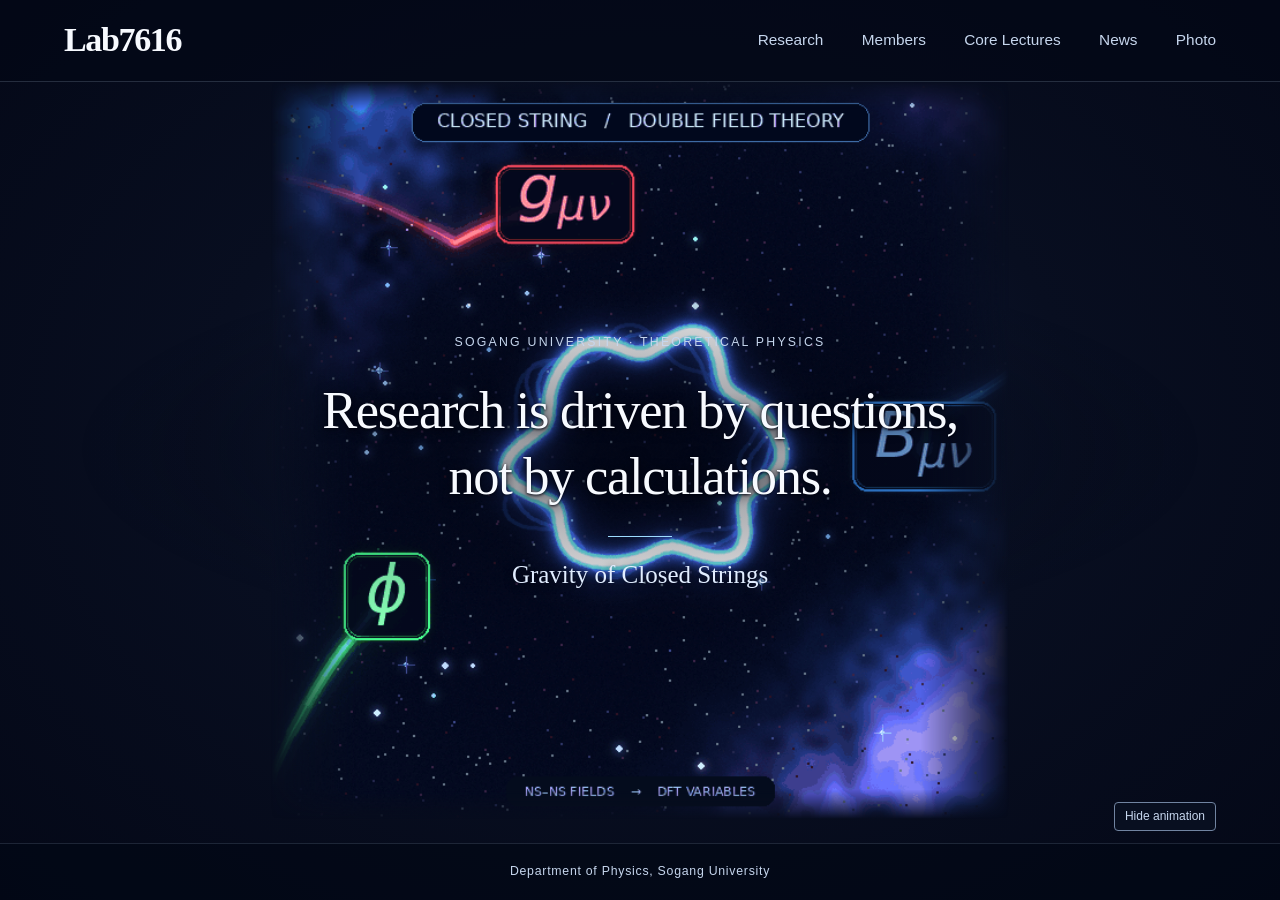
<file: index.html>
<!doctype html>
<html lang="en">
<head>
  <meta charset="utf-8">
  <meta name="viewport" content="width=device-width, initial-scale=1">
  <meta name="description" content="Lab7616 — Theoretical Physics, Sogang University.">
  <title>Lab7616 | Theoretical Physics</title>
  <link rel="stylesheet" href="css/style.css">
  <script src="js/script.js" defer></script>
</head>
<body class="home-page">
  <a href="#main" class="skip-link">Skip to content</a>
  <header class="site-header">
    <a class="brand" href="index.html" aria-label="Lab7616 home" aria-current="page">Lab7616</a>
    <nav aria-label="Main navigation">
        <a href="research.html">Research</a>
        <a href="members.html">Members</a>
        <a href="core-lectures.html">Core Lectures</a>
        <a href="news.html">News</a>
        <a href="photo.html">Photo</a>
    </nav>
  </header>
  <main id="main" class="hero">
    <div class="hero-copy">
      <p class="eyebrow">Sogang University · Theoretical Physics</p>
      <h1>Research is driven by questions,<br class="desktop-break"> not by calculations.</h1>
      <p class="subtitle">Gravity of Closed Strings</p>
    </div>
    <button type="button" class="animation-toggle" hidden>Hide animation</button>
  </main>
  <footer class="site-footer">Department of Physics, Sogang University</footer>
</body>
</html>
</file>
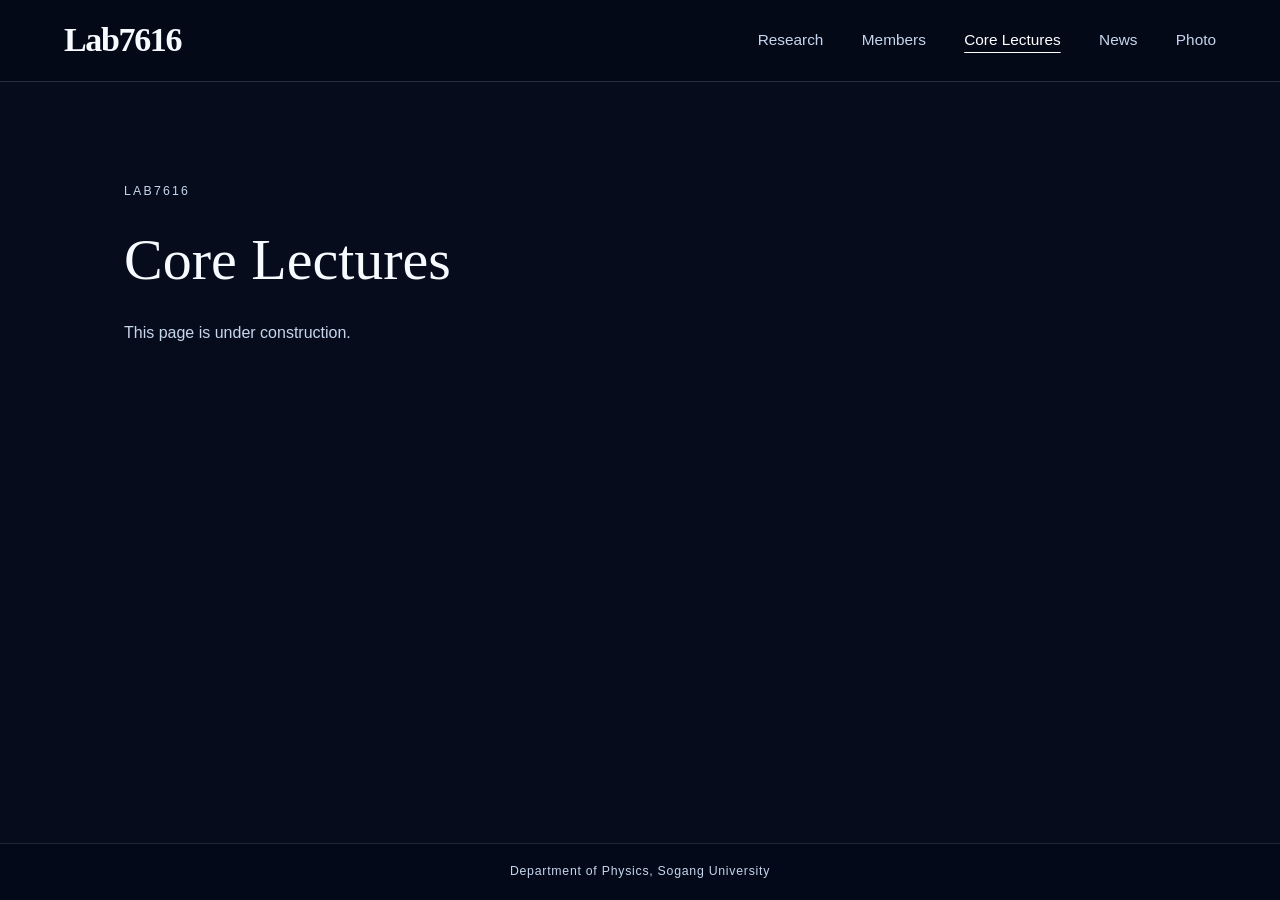
<file: core-lectures.html>
<!doctype html>
<html lang="en">
<head>
  <meta charset="utf-8">
  <meta name="viewport" content="width=device-width, initial-scale=1">
  <meta name="description" content="Lab7616 — Theoretical Physics, Sogang University.">
  <title>Core Lectures | Lab7616</title>
  <link rel="stylesheet" href="css/style.css">
  
</head>
<body class="inner-page">
  <a href="#main" class="skip-link">Skip to content</a>
  <header class="site-header">
    <a class="brand" href="index.html" aria-label="Lab7616 home">Lab7616</a>
    <nav aria-label="Main navigation">
        <a href="research.html">Research</a>
        <a href="members.html">Members</a>
        <a href="core-lectures.html" aria-current="page">Core Lectures</a>
        <a href="news.html">News</a>
        <a href="photo.html">Photo</a>
    </nav>
  </header>
  <main id="main" class="content">
    <p class="eyebrow">Lab7616</p>
    <h1>Core Lectures</h1>
    <p class="placeholder">This page is under construction.</p>
  </main>
  <footer class="site-footer">Department of Physics, Sogang University</footer>
</body>
</html>
</file>
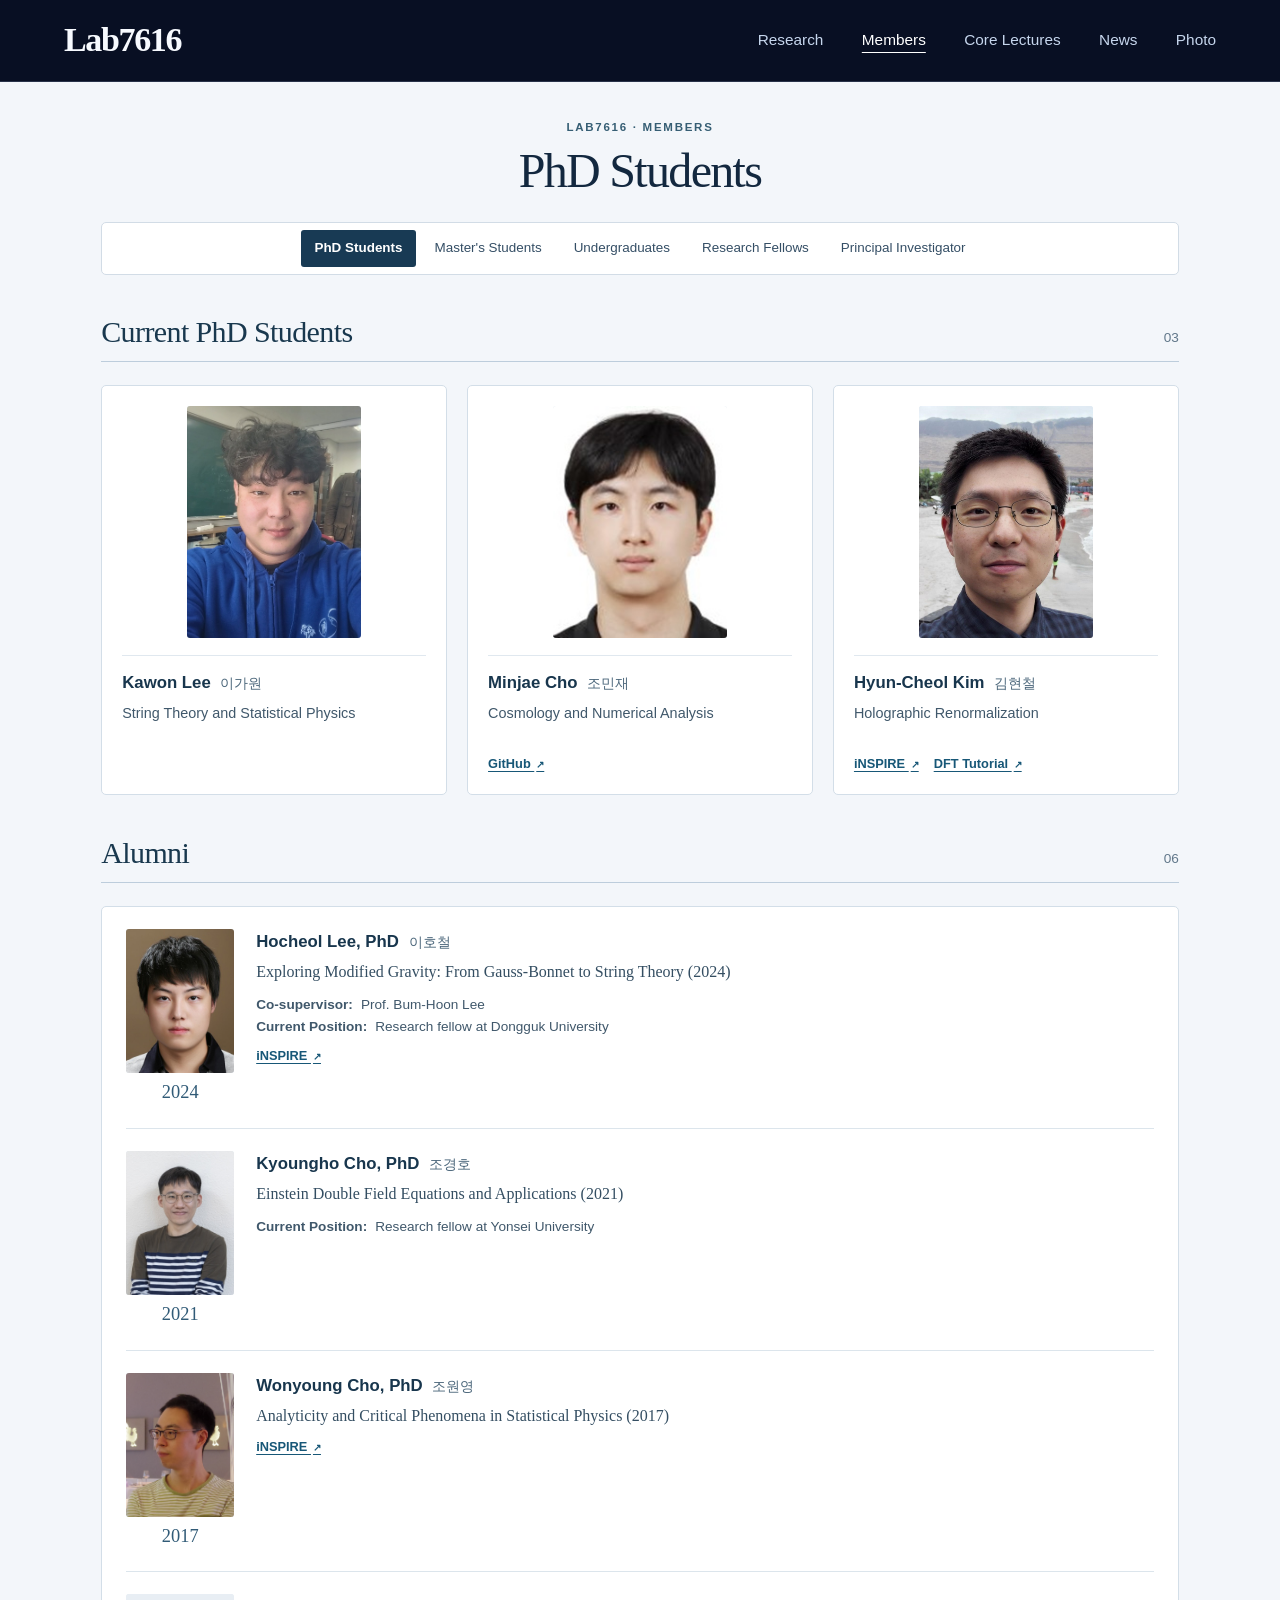
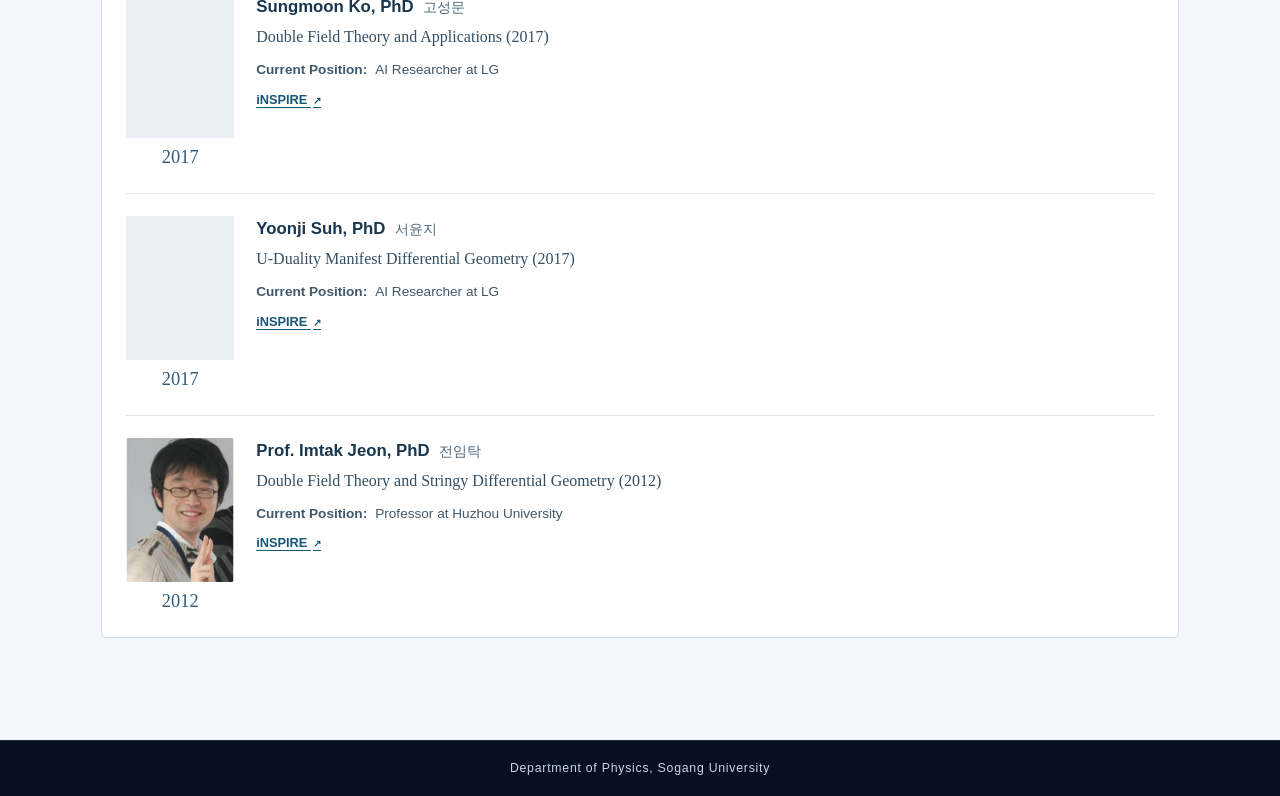
<file: members.html>
<!doctype html><html lang="en"><head><meta charset="utf-8"><meta name="viewport" content="width=device-width,initial-scale=1"><meta http-equiv="refresh" content="0; url=members/phd.html"><title>Members | Lab7616</title><link rel="canonical" href="https://lab7616.github.io/members/phd.html"></head><body><p><a href="members/phd.html">Continue to PhD Students</a></p></body></html>
</file>
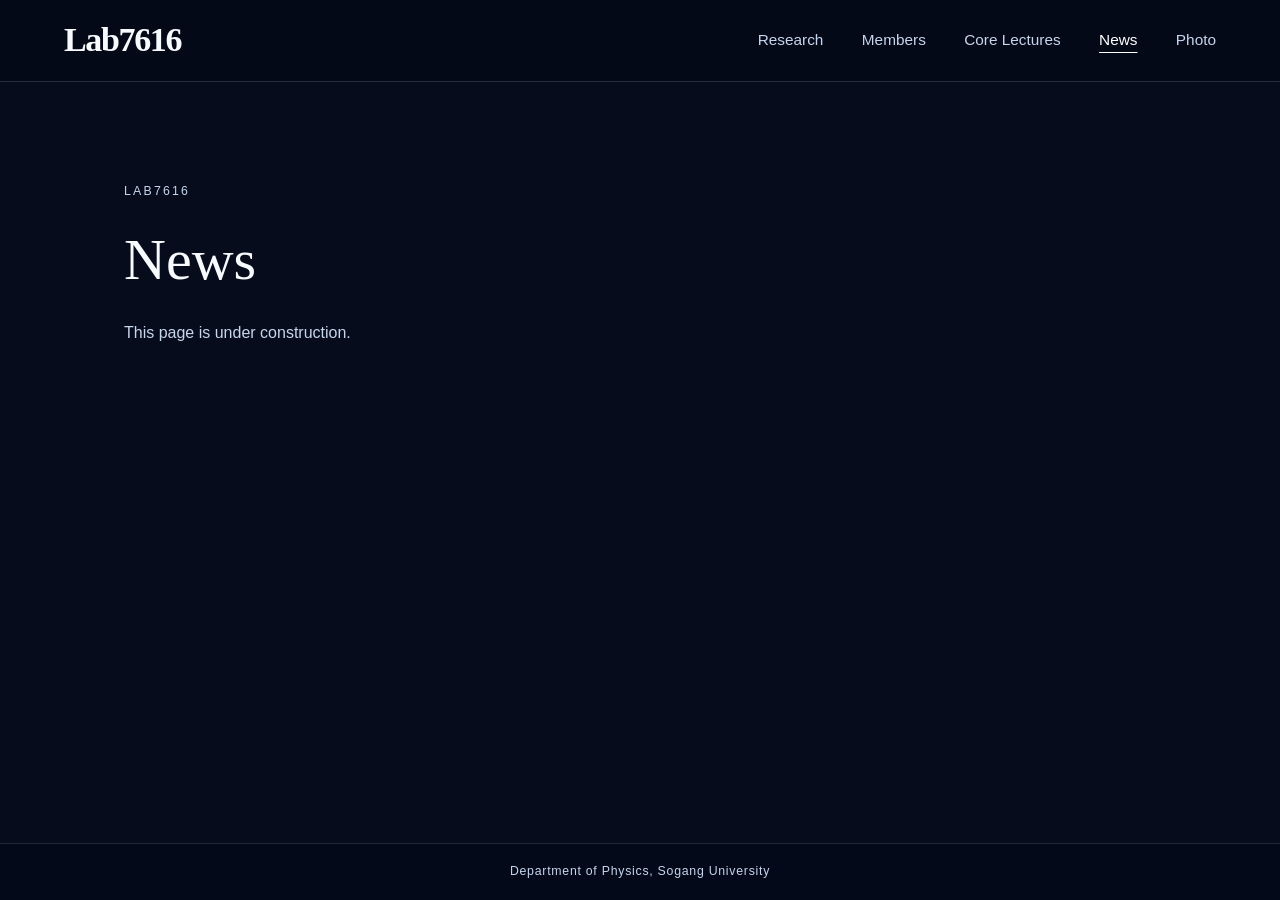
<file: news.html>
<!doctype html>
<html lang="en">
<head>
  <meta charset="utf-8">
  <meta name="viewport" content="width=device-width, initial-scale=1">
  <meta name="description" content="Lab7616 — Theoretical Physics, Sogang University.">
  <title>News | Lab7616</title>
  <link rel="stylesheet" href="css/style.css">
  
</head>
<body class="inner-page">
  <a href="#main" class="skip-link">Skip to content</a>
  <header class="site-header">
    <a class="brand" href="index.html" aria-label="Lab7616 home">Lab7616</a>
    <nav aria-label="Main navigation">
        <a href="research.html">Research</a>
        <a href="members.html">Members</a>
        <a href="core-lectures.html">Core Lectures</a>
        <a href="news.html" aria-current="page">News</a>
        <a href="photo.html">Photo</a>
    </nav>
  </header>
  <main id="main" class="content">
    <p class="eyebrow">Lab7616</p>
    <h1>News</h1>
    <p class="placeholder">This page is under construction.</p>
  </main>
  <footer class="site-footer">Department of Physics, Sogang University</footer>
</body>
</html>
</file>
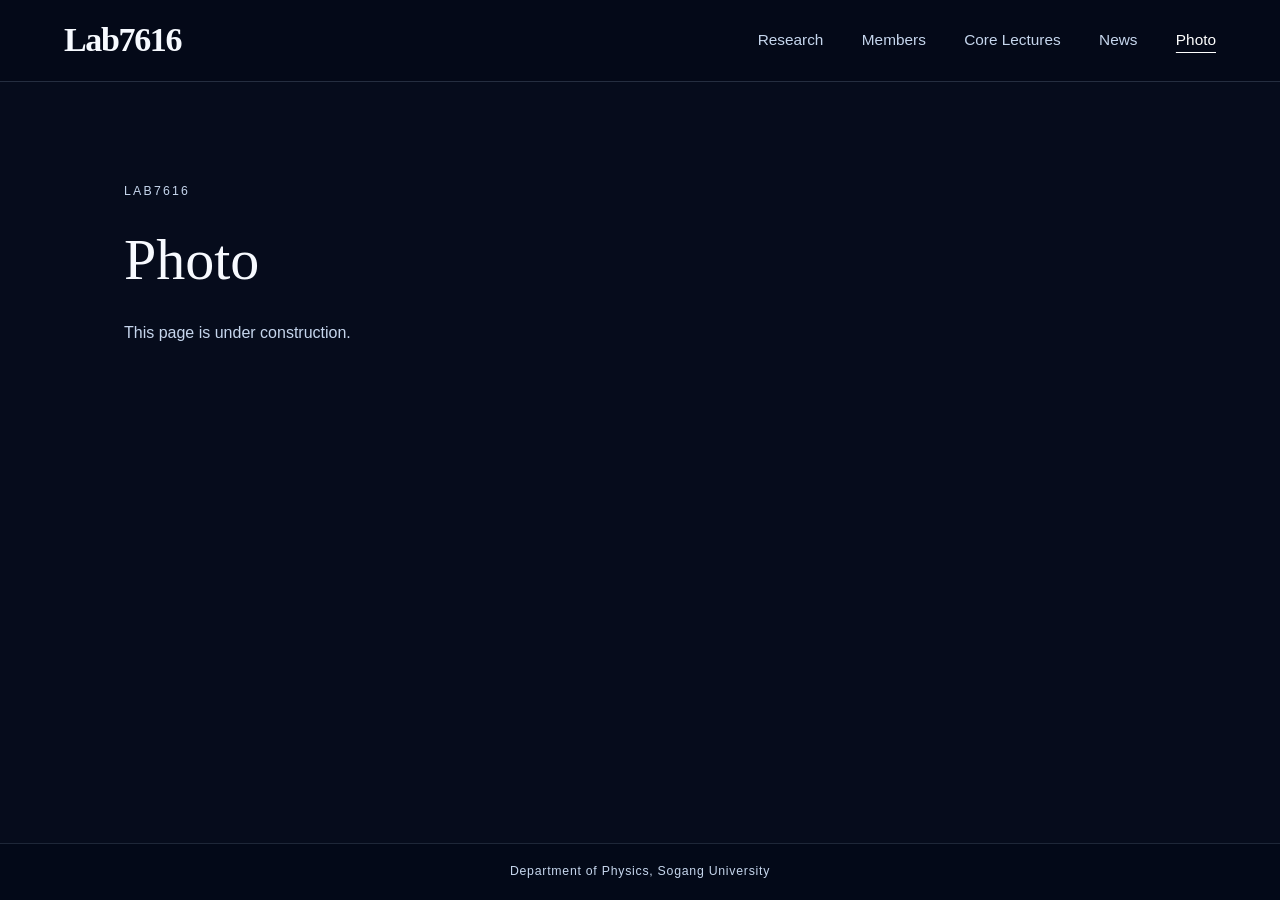
<file: photo.html>
<!doctype html>
<html lang="en">
<head>
  <meta charset="utf-8">
  <meta name="viewport" content="width=device-width, initial-scale=1">
  <meta name="description" content="Lab7616 — Theoretical Physics, Sogang University.">
  <title>Photo | Lab7616</title>
  <link rel="stylesheet" href="css/style.css">
  
</head>
<body class="inner-page">
  <a href="#main" class="skip-link">Skip to content</a>
  <header class="site-header">
    <a class="brand" href="index.html" aria-label="Lab7616 home">Lab7616</a>
    <nav aria-label="Main navigation">
        <a href="research.html">Research</a>
        <a href="members.html">Members</a>
        <a href="core-lectures.html">Core Lectures</a>
        <a href="news.html">News</a>
        <a href="photo.html" aria-current="page">Photo</a>
    </nav>
  </header>
  <main id="main" class="content">
    <p class="eyebrow">Lab7616</p>
    <h1>Photo</h1>
    <p class="placeholder">This page is under construction.</p>
  </main>
  <footer class="site-footer">Department of Physics, Sogang University</footer>
</body>
</html>
</file>
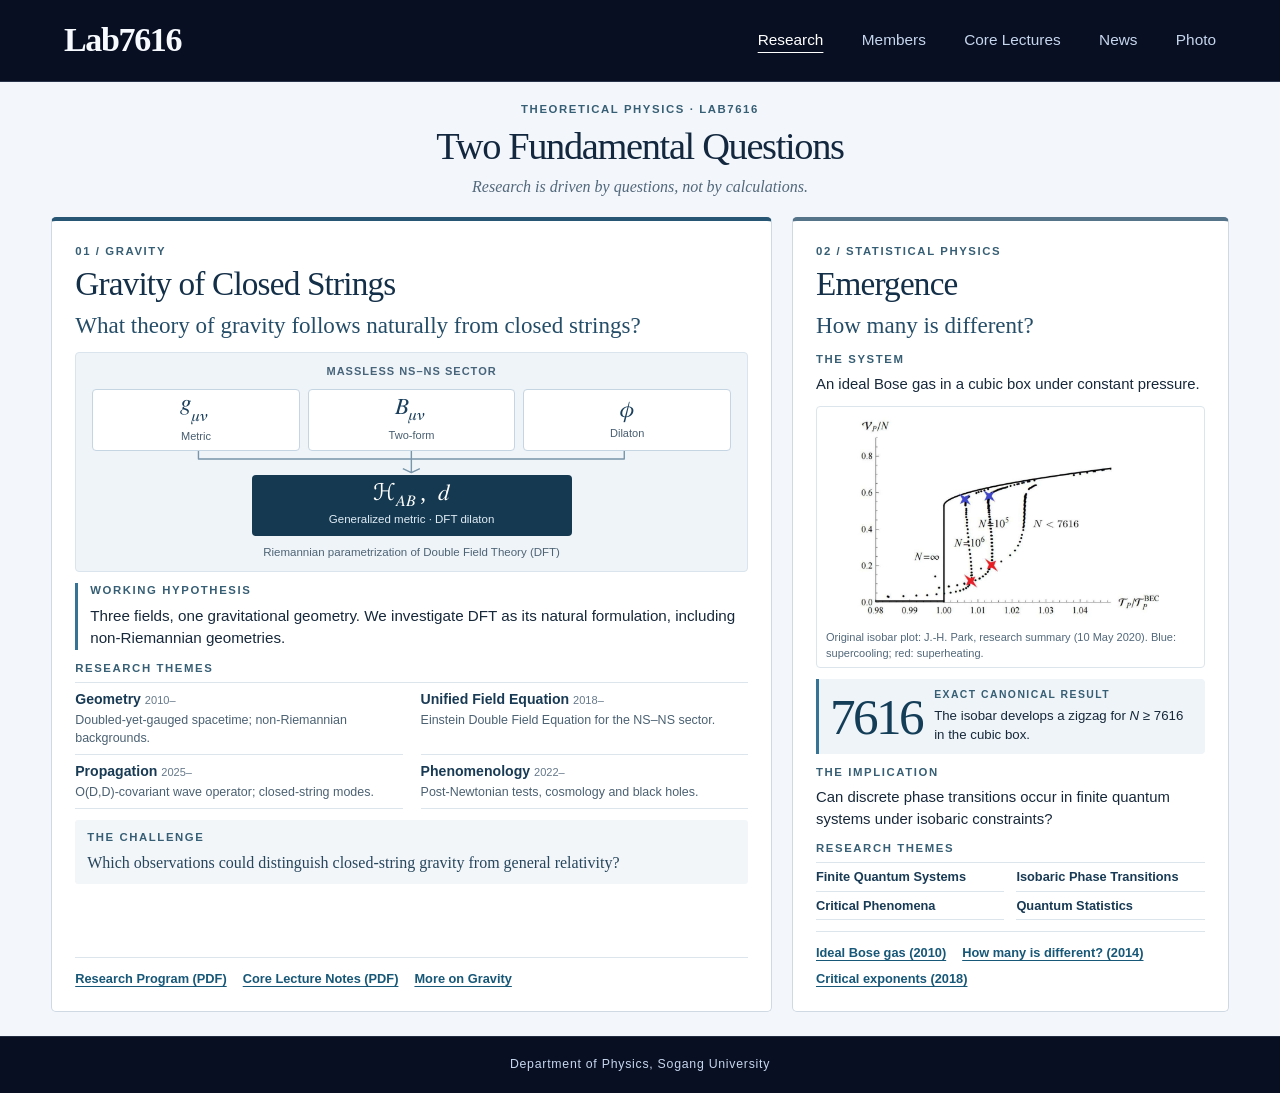
<file: research.html>
<!doctype html>
<html lang="en">
<head>
<meta charset="utf-8">
<meta name="viewport" content="width=device-width, initial-scale=1">
<meta name="description" content="Two fundamental questions at Lab7616, Sogang University: gravity of closed strings and emergence in finite quantum systems.">
<title>Research | Lab7616</title>
<link rel="stylesheet" href="css/style.css">
<style>
/* Research v2.0 only. Shared site CSS and Home remain unchanged. */
.research-page{background:#f3f6fa;color:#17283a;color-scheme:light}
.research-page .site-header,.research-page .site-footer{background:#080f23;color:#f7faff;color-scheme:dark}
.research-page .site-footer{color:#c6d6ed}
.research-page .skip-link{color:#fff}
.research-page a:focus-visible{outline:2px solid #14678c;outline-offset:4px}
.research-page .site-header a:focus-visible{outline-color:#9ddcff}
.research-main{flex:1;width:min(100%,1380px);margin:auto;padding:20px clamp(20px,4vw,56px) 24px}
.poster-intro{text-align:center;margin:0 0 18px}
.research-page .overline,.research-page .label{font-size:.71rem;font-weight:700;letter-spacing:.14em;text-transform:uppercase;color:#365e74;line-height:1.35;margin:0}
.poster-intro h1{font:400 clamp(30px,3vw,43px)/1.1 Georgia,serif;letter-spacing:-.035em;margin:8px 0;color:#13283f}
.poster-intro .motto{margin:0;font:italic 1rem/1.5 Georgia,serif;color:#52687b}
.poster-grid{display:grid;grid-template-columns:minmax(0,1.65fr) minmax(0,1fr);gap:20px;align-items:stretch}
.poster{min-width:0;display:flex;flex-direction:column;background:white;border:1px solid #cfd9e3;border-top:4px solid #265674;border-radius:5px;padding:clamp(18px,1.8vw,25px);gap:11px}
.poster.emergence{border-top-color:#55748a}
.poster h2{font:400 clamp(26px,2.6vw,37px)/1.15 Georgia,serif;letter-spacing:-.025em;color:#142f48;margin:5px 0 8px}
.poster .question{font:400 clamp(19px,1.8vw,25px)/1.3 Georgia,serif;color:#254d68;margin:0;min-height:0}
.poster p{margin:0;font-size:.93rem;line-height:1.48}
.poster .label{display:block;margin:0 0 6px}
.poster figure{margin:0;min-width:0}
.diagram{background:#eff4f8;border:1px solid #dae4ec;padding:10px 16px 10px;border-radius:4px;text-align:center}
.diagram .diagram-top{font-size:.69rem;letter-spacing:.09em;font-weight:700;text-transform:uppercase;color:#47647a;margin:0 0 10px}
.fields{display:grid;grid-template-columns:repeat(3,minmax(0,1fr));gap:8px}
.field{background:#fff;border:1px solid #c5d5e1;border-radius:4px;padding:8px 3px 7px;display:flex;flex-direction:column;align-items:center;justify-content:center;min-width:0}
.field math{font-size:1.43rem;color:#193e5b}
.field span{font-size:.69rem;color:#485e70;line-height:1.3;margin-top:4px}
.connector{display:block;width:100%;height:24px;color:#7895aa}
.target{background:#143950;color:#fff;border-radius:4px;padding:7px 8px;max-width:320px;margin:auto}
.target math{font-size:1.45rem;color:white}
.target span{display:block;font-size:.72rem;color:#e2eef7;margin-top:3px}
.diagram .diagram-note{font-size:.72rem;color:#4d6375;margin-top:7px}
.hypothesis{border-left:3px solid #367394;padding:0 0 0 12px}
.hypothesis p{font-size:.95rem}
.theme-grid{display:grid;grid-template-columns:repeat(2,minmax(0,1fr));gap:0 18px;border-top:1px solid #dce5ec}
.theme{padding:7px 0;border-bottom:1px solid #dce5ec;min-width:0}
.theme h3{font-size:.88rem;line-height:1.35;margin:0 0 2px;color:#183a54}
.theme time{font-size:.69rem;color:#65788a;font-weight:400;white-space:nowrap}
.theme p{font-size:.78rem;color:#4b6172;line-height:1.45}
.challenge{padding:10px 12px;background:#f3f6f9;border-radius:3px}
.challenge p{font:400 1rem/1.4 Georgia,serif;color:#26465d}
.plot{padding:8px 9px 6px;border:1px solid #dce5ec;border-radius:4px;background:#fff}
.plot img{display:block;width:100%;height:auto;max-height:210px;object-fit:contain;margin:auto}
.plot figcaption{margin-top:5px;font-size:.69rem;line-height:1.4;color:#52687a}
.result{display:grid;grid-template-columns:auto minmax(0,1fr);gap:12px;align-items:center;border-left:3px solid #367394;padding:9px 11px;background:#eef4f8;border-radius:0 4px 4px 0}
.result strong{font:400 clamp(37px,4vw,58px)/1 Georgia,serif;letter-spacing:-.05em;color:#143d58}
.result p{font-size:.83rem;line-height:1.45}
.result .label{font-size:.65rem;margin-bottom:4px}
.emergence .theme-grid{gap:0 12px}.emergence .theme{padding:5px 0}
.emergence .theme h3{font-size:.8rem;margin:0}
.resources{display:flex;flex-wrap:wrap;gap:7px 16px;margin-top:auto;padding-top:11px;border-top:1px solid #dce5ec;align-items:center}
.resources a{font-size:.8rem;font-weight:600;color:#175777;text-decoration:underline;text-underline-offset:3px;line-height:1.5}
.resources a:hover{color:#0a3048}
@media(max-width:940px){.poster-grid{grid-template-columns:1fr}.poster .question{min-height:0}.plot img{max-height:330px}.poster{padding:24px;gap:16px}}
@media(max-width:480px){.research-main{padding:24px 15px}.poster{padding:16px;gap:15px}.poster-intro{margin-bottom:19px}.poster-intro .motto{font-size:.9rem}.theme-grid{gap:0 12px}.diagram{padding:12px 8px}.field span{font-size:.66rem}.result{gap:10px}.poster .question{font-size:21px}}
@media print{.research-page .site-header,.research-page .site-footer,.skip-link{display:none}.research-main{padding:0}.poster-grid{grid-template-columns:1.65fr 1fr}.poster{break-inside:avoid;padding:12px;gap:9px}.poster-intro{margin-bottom:12px}.poster .question{font-size:18px}.poster h2{font-size:25px}}
</style>
</head>
<body class="inner-page research-page">
<a href="#main" class="skip-link">Skip to content</a>
<header class="site-header">
<a class="brand" href="index.html" aria-label="Lab7616 home">Lab7616</a>
<nav aria-label="Main navigation"><a href="research.html" aria-current="page">Research</a><a href="members.html">Members</a><a href="core-lectures.html">Core Lectures</a><a href="news.html">News</a><a href="photo.html">Photo</a></nav>
</header>
<main id="main" class="research-main">
<div class="poster-intro"><p class="overline">Theoretical Physics · Lab7616</p><h1>Two Fundamental Questions</h1><p class="motto">Research is driven by questions, not by calculations.</p></div>
<div class="poster-grid">
<section class="poster gravity" id="gravity" aria-labelledby="gravity-title">
<div><p class="overline">01 / Gravity</p><h2 id="gravity-title">Gravity of Closed Strings</h2><p class="question" style="font-size:clamp(19px,1.8vw,25px)">What theory of gravity follows naturally from closed strings?</p></div>
<figure class="diagram" aria-label="Three massless NS–NS fields encoded by generalized metric and DFT dilaton in a Riemannian parametrization">
<p class="diagram-top">Massless NS–NS sector</p>
<div class="fields">
<div class="field"><math aria-label="g mu nu"><msub><mi>g</mi><mrow><mi>μ</mi><mi>ν</mi></mrow></msub></math><span>Metric</span></div>
<div class="field"><math aria-label="B mu nu"><msub><mi>B</mi><mrow><mi>μ</mi><mi>ν</mi></mrow></msub></math><span>Two-form</span></div>
<div class="field"><math aria-label="phi"><mi>ϕ</mi></math><span>Dilaton</span></div>
</div>
<svg class="connector" viewBox="0 0 300 30" preserveAspectRatio="none" aria-hidden="true"><path d="M50 0 V10 H250 V0 M150 0 V27 M146 22 L150 27 L154 22" fill="none" stroke="currentColor" stroke-width="1.4" vector-effect="non-scaling-stroke" stroke-linejoin="round"/></svg>
<div class="target"><math aria-label="generalized metric H A B and DFT dilaton d"><mrow><msub><mi>ℋ</mi><mrow><mi>A</mi><mi>B</mi></mrow></msub><mo>,</mo><mspace width=".35em"/><mi>d</mi></mrow></math><span>Generalized metric · DFT dilaton</span></div>
<figcaption class="diagram-note">Riemannian parametrization of Double Field Theory (DFT)</figcaption>
</figure>
<div class="hypothesis"><span class="label">Working hypothesis</span><p>Three fields, one gravitational geometry. We investigate DFT as its natural formulation, including non-Riemannian geometries.</p></div>
<div><span class="label">Research themes</span><div class="theme-grid">
<div class="theme"><h3>Geometry <time>2010–</time></h3><p>Doubled-yet-gauged spacetime; non-Riemannian backgrounds.</p></div>
<div class="theme"><h3>Unified Field Equation <time>2018–</time></h3><p>Einstein Double Field Equation for the NS–NS sector.</p></div>
<div class="theme"><h3>Propagation <time>2025–</time></h3><p>O(D,D)-covariant wave operator; closed-string modes.</p></div>
<div class="theme"><h3>Phenomenology <time>2022–</time></h3><p>Post-Newtonian tests, cosmology and black holes.</p></div>
</div></div>
<div class="challenge"><span class="label">The challenge</span><p>Which observations could distinguish closed-string gravity from general relativity?</p></div>
<div class="resources" aria-label="Gravity research resources"><a href="https://park.sogang.ac.kr/assets/PARK_Research_Program.pdf">Research Program (PDF)</a><a href="https://park.sogang.ac.kr/assets/DFT_Core_Lecture_Notes.pdf">Core Lecture Notes (PDF)</a><a href="https://park.sogang.ac.kr/">More on Gravity</a></div>
</section>
<section class="poster emergence" id="emergence" aria-labelledby="emergence-title">
<div><p class="overline">02 / Statistical Physics</p><h2 id="emergence-title">Emergence</h2><p class="question" style="font-size:clamp(19px,1.8vw,25px)">How many is different?</p></div>
<div><span class="label">The system</span><p>An ideal Bose gas in a cubic box under constant pressure.</p></div>
<figure class="plot"><img src="[data-uri]" alt="Original isobar graph: scaled volume versus scaled temperature, showing zigzags for N equal to 100,000 and 1,000,000, and the thermodynamic-limit curve. Blue and red markers indicate supercooling and superheating points." width="1044" height="707"><figcaption>Original isobar plot: J.-H. Park, research summary (10 May 2020). Blue: supercooling; red: superheating.</figcaption></figure>
<div class="result"><strong>7616</strong><div><span class="label">Exact canonical result</span><p>The isobar develops a zigzag for <i>N</i> ≥ 7616 in the cubic box.</p></div></div>
<div><span class="label">The implication</span><p>Can discrete phase transitions occur in finite quantum systems under isobaric constraints?</p></div>
<div><span class="label">Research themes</span><div class="theme-grid"><div class="theme"><h3>Finite Quantum Systems</h3></div><div class="theme"><h3>Isobaric Phase Transitions</h3></div><div class="theme"><h3>Critical Phenomena</h3></div><div class="theme"><h3>Quantum Statistics</h3></div></div></div>
<div class="resources" aria-label="Emergence research papers"><a href="https://arxiv.org/abs/0809.4652">Ideal Bose gas (2010)</a><a href="https://arxiv.org/abs/1310.5580">How many is different? (2014)</a><a href="https://arxiv.org/abs/1612.06532">Critical exponents (2018)</a></div>
</section>
</div>
</main>
<footer class="site-footer">Department of Physics, Sogang University</footer>
</body>
</html>
</file>
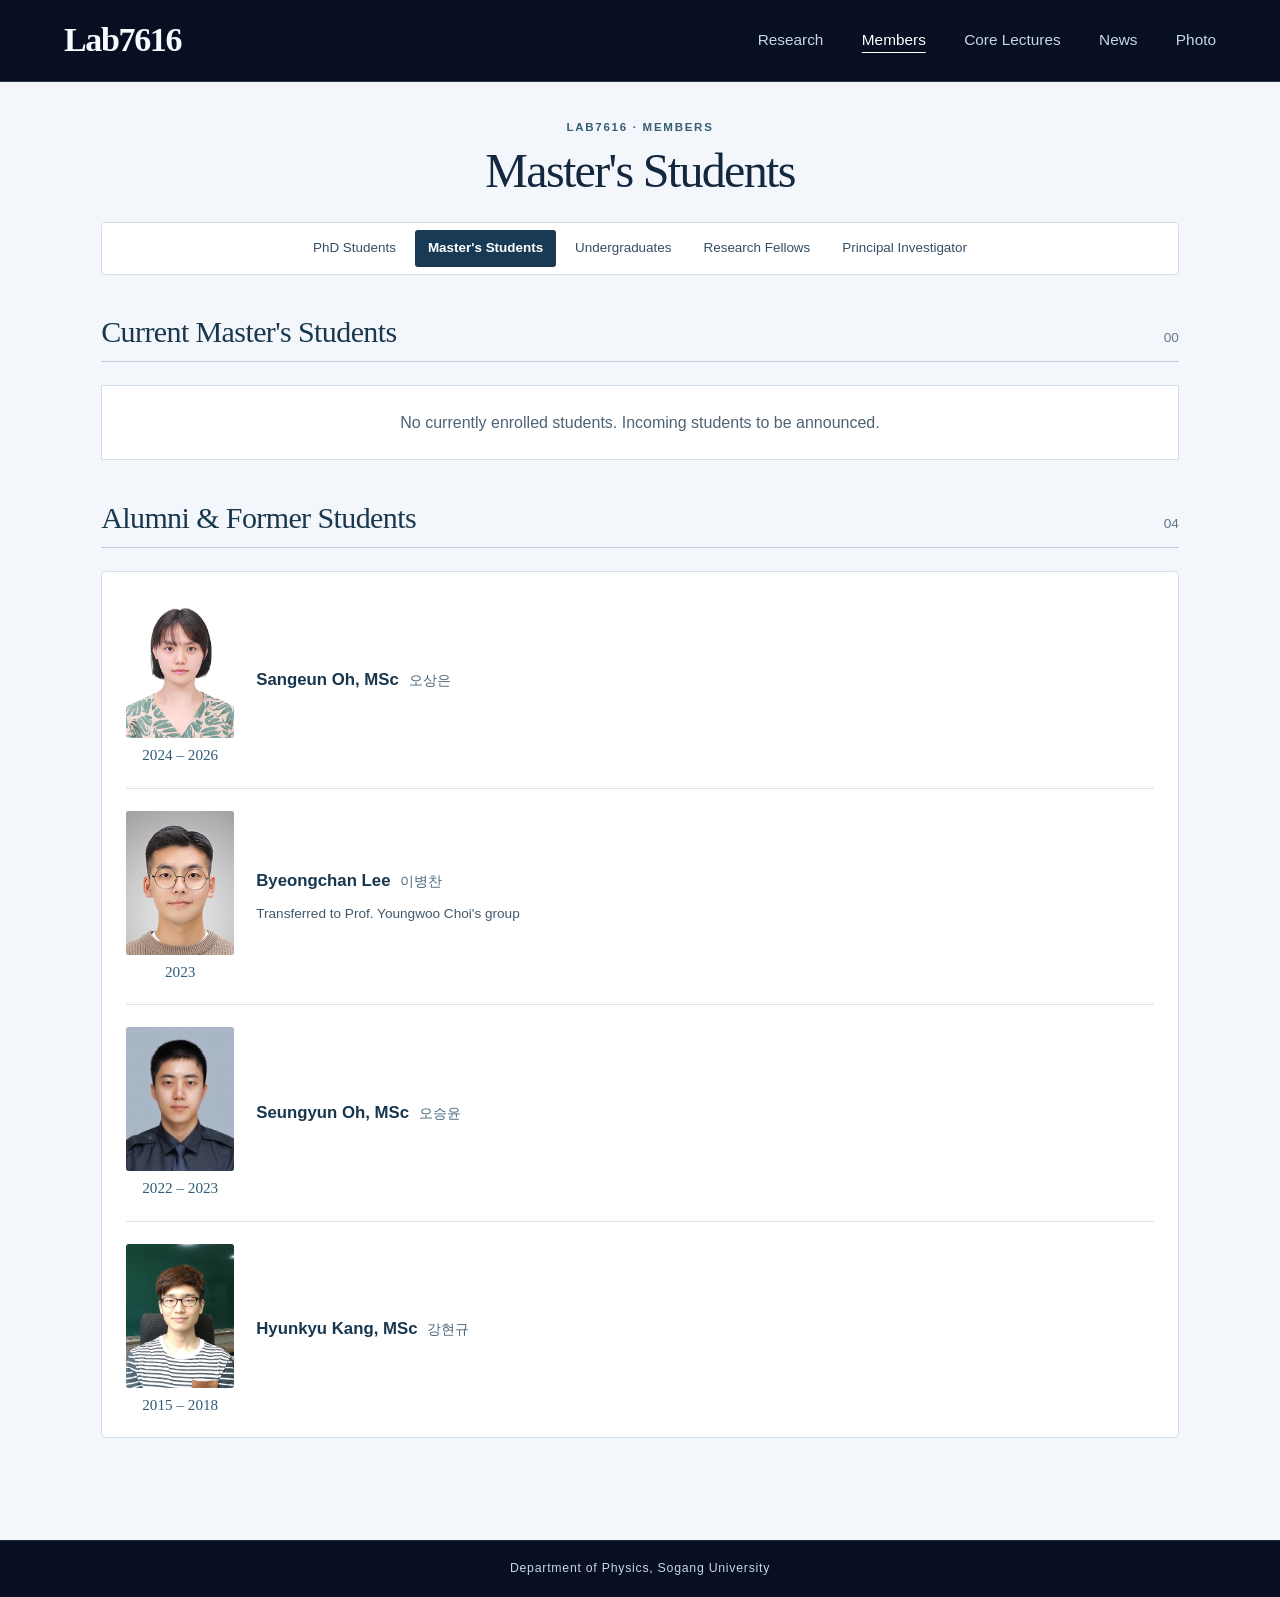
<file: members/masters.html>
<!DOCTYPE html>
<html lang="en">
 <head>
  <meta charset="utf-8"/>
  <meta content="width=device-width, initial-scale=1" name="viewport"/>
  <meta content="Master's Students at Lab7616, Sogang University" name="description"/>
  <title>
   Master's Students | Lab7616
  </title>
  <link href="../css/style.css" rel="stylesheet"/>
  <link href="members.css" rel="stylesheet"/>
  <style>
   /* PhD alumni portraits — scoped to this page. */
.alumni-section .alumnus {grid-template-columns: 108px minmax(0,1fr); align-items:start;}
.alumni-visual {display:flex;flex-direction:column;align-items:center;gap:7px;min-width:0;}
.alumni-visual .portrait {width:100%;aspect-ratio:3 / 4;}
.alumni-visual .alumni-year {font-size:1.15rem;text-align:center;}
@media(max-width:620px){.alumni-section .alumnus{grid-template-columns:76px minmax(0,1fr);gap:13px;}.alumni-visual .alumni-year{font-size:1rem;}}

/* Longer attendance periods in the Master’s archive. */
.alumni-visual .alumni-year {font-size:.95rem;line-height:1.35;white-space:normal;}
@media(max-width:620px){.alumni-visual .alumni-year{font-size:.85rem;}}
.alumni-section .alumni-info {align-self:center;}
  </style>
 </head>
 <body class="members-page">
  <a class="skip-link" href="#main">
   Skip to content
  </a>
  <header class="site-header">
   <a aria-label="Lab7616 home" class="brand" href="../index.html">
    Lab7616
   </a>
   <nav aria-label="Main navigation">
    <a href="../research.html">
     Research
    </a>
    <a aria-current="true" href="phd.html">
     Members
    </a>
    <a href="../core-lectures.html">
     Core Lectures
    </a>
    <a href="../news.html">
     News
    </a>
    <a href="../photo.html">
     Photo
    </a>
   </nav>
  </header>
  <main class="members-main" id="main">
   <div class="members-intro">
    <p class="overline">
     Lab7616 · Members
    </p>
    <h1>
     Master's Students
    </h1>
   </div>
   <nav aria-label="Member categories" class="member-nav">
    <a href="phd.html">
     PhD Students
    </a>
    <a aria-current="page" href="masters.html">
     Master's Students
    </a>
    <a href="undergraduates.html">
     Undergraduates
    </a>
    <a href="research-fellows.html">
     Research Fellows
    </a>
    <a href="pi.html">
     Principal Investigator
    </a>
   </nav>
   <section aria-labelledby="current-heading" class="member-section">
    <div class="section-heading">
     <h2 id="current-heading">
      Current Master's Students
     </h2>
     <span class="section-count">
      00
     </span>
    </div>
    <div class="pending" style="padding:24px 20px">
     <p style="margin:0">
      No currently enrolled students. Incoming students to be announced.
     </p>
    </div>
   </section>
   <section aria-labelledby="alumni-heading" class="member-section alumni-section">
    <div class="section-heading">
     <h2 id="alumni-heading">
      Alumni &amp; Former Students
     </h2>
     <span class="section-count">
      04
     </span>
    </div>
    <div class="alumni-list">
     <article class="alumnus">
      <div class="alumni-visual">
       <!-- Set --photo-position to adjust this portrait's crop. -->
       <div class="portrait" style="--photo-position: 50% 30%;">
        <div aria-hidden="true" class="photo-placeholder">
         <svg fill="none" viewbox="0 0 64 64">
          <circle cx="32" cy="23" r="11" stroke="currentColor" stroke-width="2">
          </circle>
          <path d="M12 56c0-12 9-19 20-19s20 7 20 19" stroke="currentColor" stroke-linecap="round" stroke-width="2">
          </path>
         </svg>
        </div>
        <img alt="Portrait of Sangeun Oh" decoding="async" loading="lazy" onerror="this.hidden=true;" src="../images/members/sangeun-oh.jpg"/>
       </div>
       <div class="alumni-year">
        2024 – 2026
       </div>
      </div>
      <div class="alumni-info">
       <h3>
        Sangeun Oh, MSc
        <span class="korean-name" lang="ko">
         오상은
        </span>
       </h3>
      </div>
     </article>
     <article class="alumnus">
      <div class="alumni-visual">
       <!-- Set --photo-position to adjust this portrait's crop. -->
       <div class="portrait" style="--photo-position: 50% 30%;">
        <div aria-hidden="true" class="photo-placeholder">
         <svg fill="none" viewbox="0 0 64 64">
          <circle cx="32" cy="23" r="11" stroke="currentColor" stroke-width="2">
          </circle>
          <path d="M12 56c0-12 9-19 20-19s20 7 20 19" stroke="currentColor" stroke-linecap="round" stroke-width="2">
          </path>
         </svg>
        </div>
        <img alt="Portrait of Byeongchan Lee" decoding="async" loading="lazy" onerror="this.hidden=true;" src="../images/members/byeongchan-lee.jpg"/>
       </div>
       <div class="alumni-year">
        2023
       </div>
      </div>
      <div class="alumni-info">
       <h3>
        Byeongchan Lee
        <span class="korean-name" lang="ko">
         이병찬
        </span>
       </h3>
       <p class="alumni-meta">
        Transferred to Prof. Youngwoo Choi's group
       </p>
      </div>
     </article>
     <article class="alumnus">
      <div class="alumni-visual">
       <!-- Set --photo-position to adjust this portrait's crop. -->
       <div class="portrait" style="--photo-position: 50% 30%;">
        <div aria-hidden="true" class="photo-placeholder">
         <svg fill="none" viewbox="0 0 64 64">
          <circle cx="32" cy="23" r="11" stroke="currentColor" stroke-width="2">
          </circle>
          <path d="M12 56c0-12 9-19 20-19s20 7 20 19" stroke="currentColor" stroke-linecap="round" stroke-width="2">
          </path>
         </svg>
        </div>
        <img alt="Portrait of Seungyun Oh" decoding="async" loading="lazy" onerror="this.hidden=true;" src="../images/members/seungyun-oh.jpg"/>
       </div>
       <div class="alumni-year">
        2022 – 2023
       </div>
      </div>
      <div class="alumni-info">
       <h3>
        Seungyun Oh, MSc
        <span class="korean-name" lang="ko">
         오승윤
        </span>
       </h3>
      </div>
     </article>
     <article class="alumnus">
      <div class="alumni-visual">
       <!-- Set --photo-position to adjust this portrait's crop. -->
       <div class="portrait" style="--photo-position: 50% 30%;">
        <div aria-hidden="true" class="photo-placeholder">
         <svg fill="none" viewbox="0 0 64 64">
          <circle cx="32" cy="23" r="11" stroke="currentColor" stroke-width="2">
          </circle>
          <path d="M12 56c0-12 9-19 20-19s20 7 20 19" stroke="currentColor" stroke-linecap="round" stroke-width="2">
          </path>
         </svg>
        </div>
        <img alt="Portrait of Hyunkyu Kang" decoding="async" loading="lazy" onerror="this.hidden=true;" src="../images/members/hyunkyu-kang.jpg"/>
       </div>
       <div class="alumni-year">
        2015 – 2018
       </div>
      </div>
      <div class="alumni-info">
       <h3>
        Hyunkyu Kang, MSc
        <span class="korean-name" lang="ko">
         강현규
        </span>
       </h3>
      </div>
     </article>
    </div>
   </section>
  </main>
  <footer class="site-footer">
   Department of Physics, Sogang University
  </footer>
 </body>
</html>
</file>
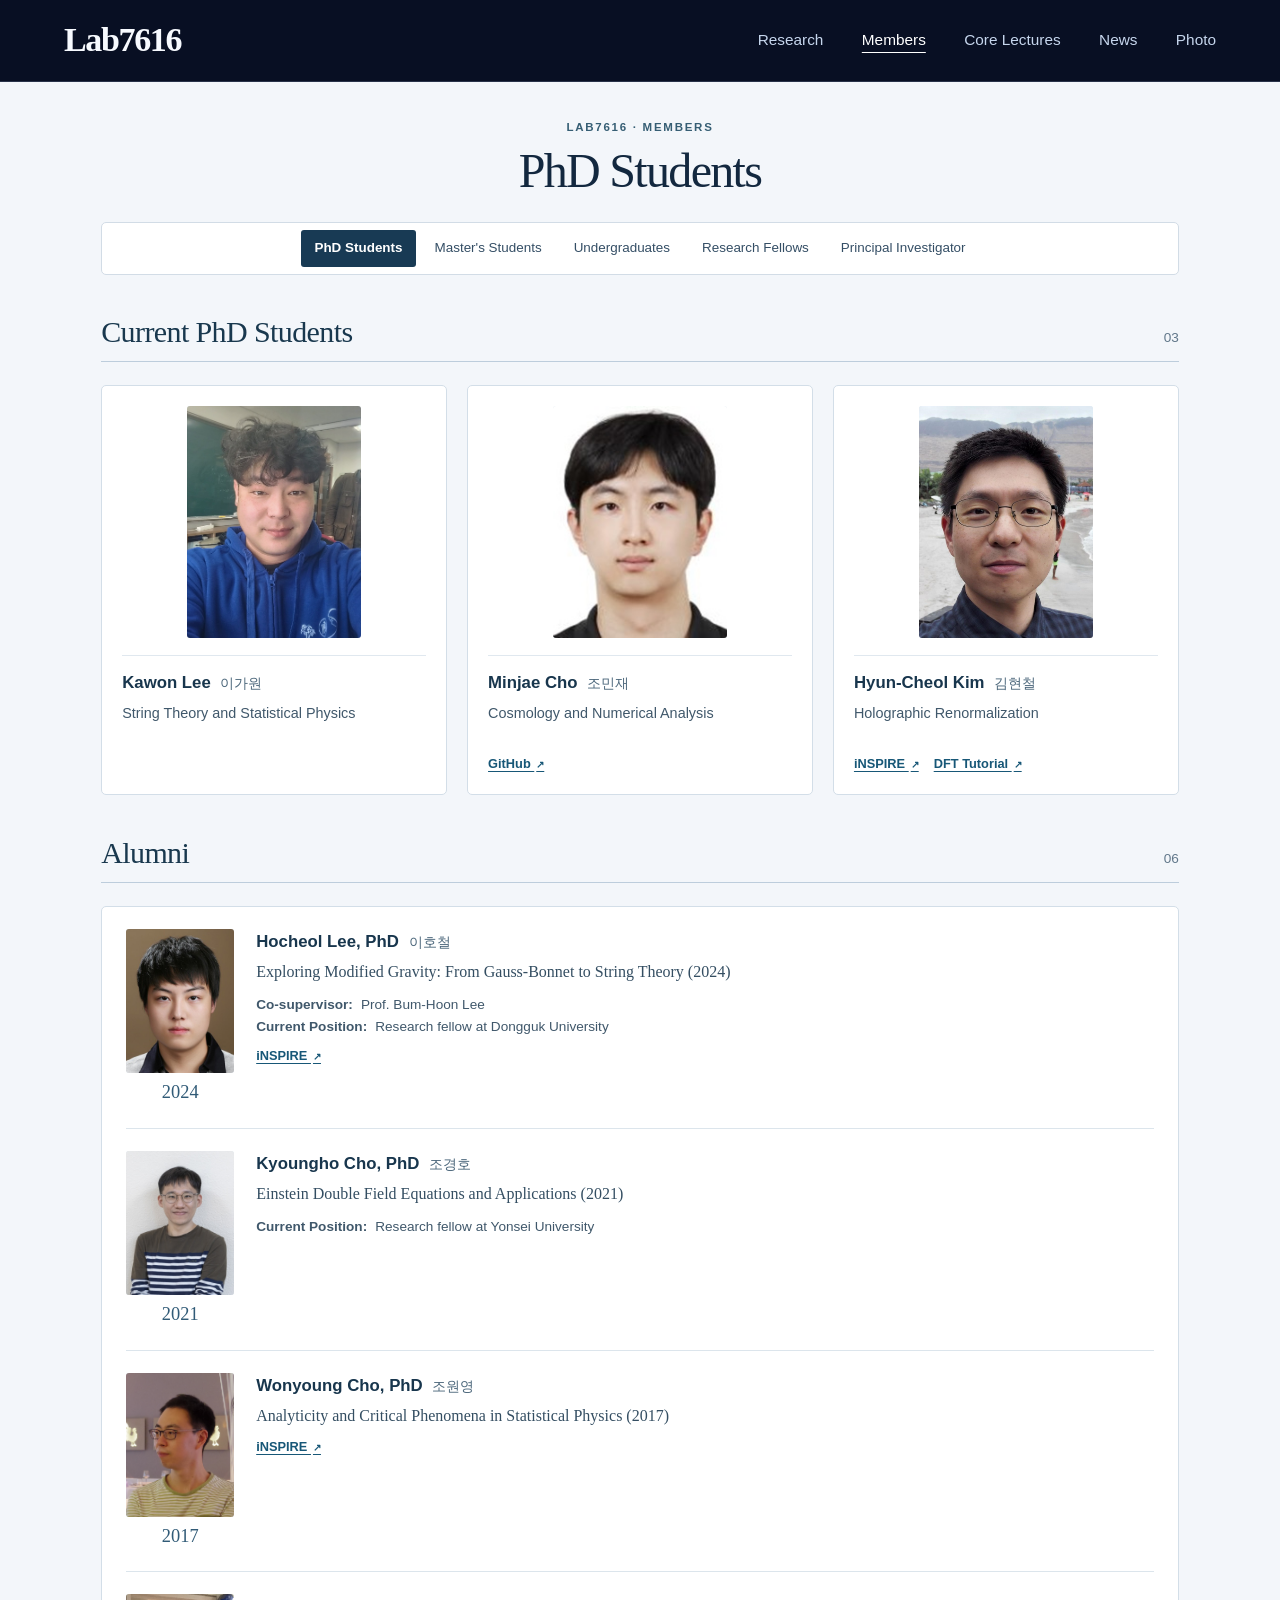
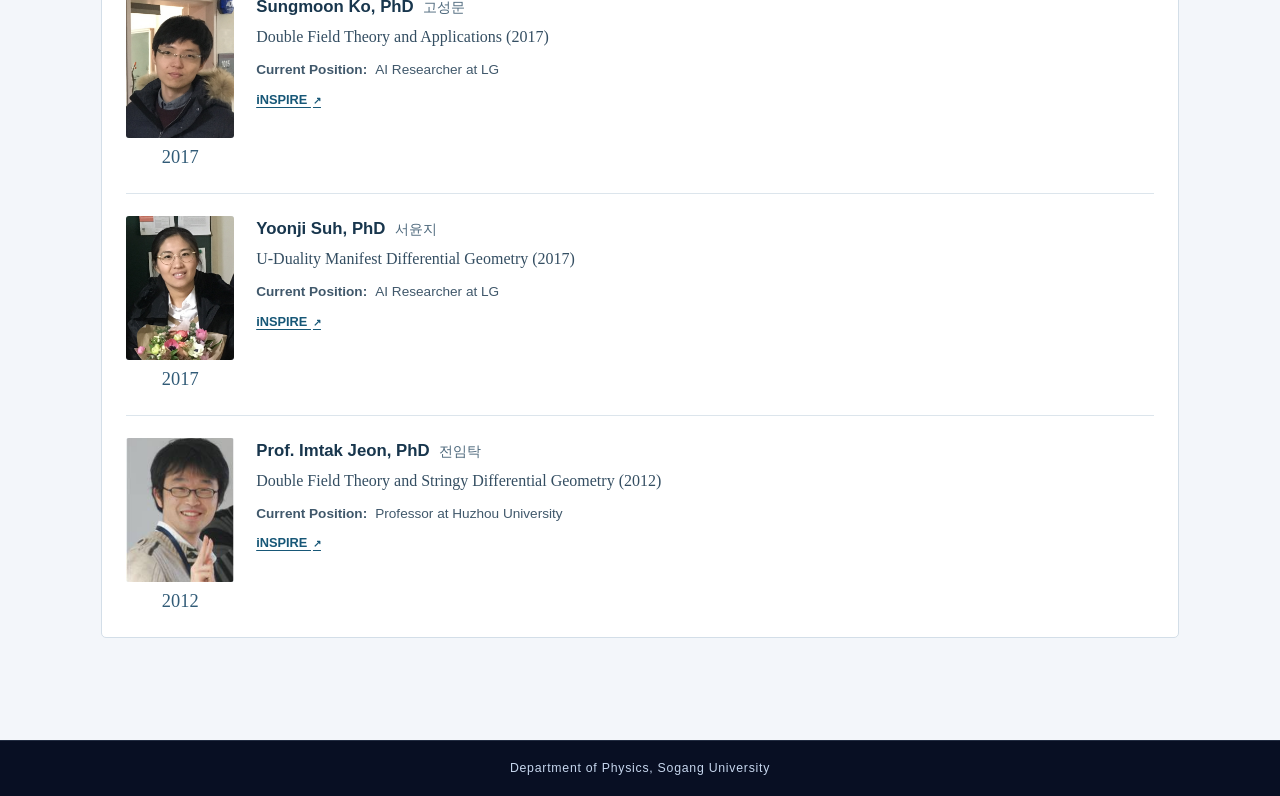
<file: members/phd.html>
<!doctype html>
<html lang="en"><head><meta charset="utf-8"><meta name="viewport" content="width=device-width, initial-scale=1"><meta name="description" content="PhD Students at Lab7616, Sogang University"><title>PhD Students | Lab7616</title><link rel="stylesheet" href="../css/style.css"><link rel="stylesheet" href="members.css"><style>
/* PhD alumni portraits — scoped to this page. */
.alumni-section .alumnus {grid-template-columns: 108px minmax(0,1fr); align-items:start;}
.alumni-visual {display:flex;flex-direction:column;align-items:center;gap:7px;min-width:0;}
.alumni-visual .portrait {width:100%;aspect-ratio:3 / 4;}
.alumni-visual .alumni-year {font-size:1.15rem;text-align:center;}
@media(max-width:620px){.alumni-section .alumnus{grid-template-columns:76px minmax(0,1fr);gap:13px;}.alumni-visual .alumni-year{font-size:1rem;}}
</style></head>
<body class="members-page"><a class="skip-link" href="#main">Skip to content</a><header class="site-header"><a class="brand" href="../index.html" aria-label="Lab7616 home">Lab7616</a><nav aria-label="Main navigation"><a href="../research.html">Research</a><a href="phd.html" aria-current="true">Members</a><a href="../core-lectures.html">Core Lectures</a><a href="../news.html">News</a><a href="../photo.html">Photo</a></nav></header>
<main id="main" class="members-main"><div class="members-intro"><p class="overline">Lab7616 · Members</p><h1>PhD Students</h1></div><nav class="member-nav" aria-label="Member categories"><a href="phd.html" aria-current="page">PhD Students</a><a href="masters.html">Master&#x27;s Students</a><a href="undergraduates.html">Undergraduates</a><a href="research-fellows.html">Research Fellows</a><a href="pi.html">Principal Investigator</a></nav><section class="member-section" aria-labelledby="current-heading"><div class="section-heading"><h2 id="current-heading">Current PhD Students</h2><span class="section-count">03</span></div><div class="student-grid"><article class="student-card">
  <!-- Set --photo-position to adjust the crop of this portrait, e.g. 50% 20%. -->
  <div class="portrait" style="--photo-position: 50% 30%;">
    <div class="photo-placeholder" aria-hidden="true"><svg viewBox="0 0 64 64" fill="none"><circle cx="32" cy="23" r="11" stroke="currentColor" stroke-width="2"/><path d="M12 56c0-12 9-19 20-19s20 7 20 19" stroke="currentColor" stroke-width="2" stroke-linecap="round"/></svg></div>
    <img src="../images/members/kawon-lee.jpg" alt="Portrait of Kawon Lee" decoding="async" onerror="this.hidden=true;">
  </div>
  <div class="student-info"><h3>Kawon Lee <span class="korean-name" lang="ko">이가원</span></h3><p class="interests">String Theory and Statistical Physics</p></div>
</article>
<article class="student-card">
  <!-- Set --photo-position to adjust the crop of this portrait, e.g. 50% 20%. -->
  <div class="portrait" style="--photo-position: 50% 30%;">
    <div class="photo-placeholder" aria-hidden="true"><svg viewBox="0 0 64 64" fill="none"><circle cx="32" cy="23" r="11" stroke="currentColor" stroke-width="2"/><path d="M12 56c0-12 9-19 20-19s20 7 20 19" stroke="currentColor" stroke-width="2" stroke-linecap="round"/></svg></div>
    <img src="../images/members/minjae-cho.jpg" alt="Portrait of Minjae Cho" decoding="async" onerror="this.hidden=true;">
  </div>
  <div class="student-info"><h3>Minjae Cho <span class="korean-name" lang="ko">조민재</span></h3><p class="interests">Cosmology and Numerical Analysis</p><div class="profile-links"><a href="https://github.com/MinjaeCho-phy" target="_blank" rel="noopener noreferrer">GitHub <span aria-hidden="true">↗</span></a></div></div>
</article>
<article class="student-card">
  <!-- Set --photo-position to adjust the crop of this portrait, e.g. 50% 20%. -->
  <div class="portrait" style="--photo-position: 50% 30%;">
    <div class="photo-placeholder" aria-hidden="true"><svg viewBox="0 0 64 64" fill="none"><circle cx="32" cy="23" r="11" stroke="currentColor" stroke-width="2"/><path d="M12 56c0-12 9-19 20-19s20 7 20 19" stroke="currentColor" stroke-width="2" stroke-linecap="round"/></svg></div>
    <img src="../images/members/hyun-cheol-kim.jpg" alt="Portrait of Hyun-Cheol Kim" decoding="async" onerror="this.hidden=true;">
  </div>
  <div class="student-info"><h3>Hyun-Cheol Kim <span class="korean-name" lang="ko">김현철</span></h3><p class="interests">Holographic Renormalization</p><div class="profile-links"><a href="https://inspirehep.net/authors/3125935?ui-citation-summary=true" target="_blank" rel="noopener noreferrer">iNSPIRE <span aria-hidden="true">↗</span></a><a href="https://github.com/Hyuncheol9999/DFT_Tutorial" target="_blank" rel="noopener noreferrer">DFT Tutorial <span aria-hidden="true">↗</span></a></div></div>
</article></div></section><section class="member-section alumni-section" aria-labelledby="alumni-heading"><div class="section-heading"><h2 id="alumni-heading">Alumni</h2><span class="section-count">06</span></div><div class="alumni-list"><article class="alumnus"><div class="alumni-visual">
  <!-- Set --photo-position to adjust this portrait's crop. -->
  <div class="portrait" style="--photo-position: 50% 30%;">
    <div class="photo-placeholder" aria-hidden="true"><svg viewBox="0 0 64 64" fill="none"><circle cx="32" cy="23" r="11" stroke="currentColor" stroke-width="2"/><path d="M12 56c0-12 9-19 20-19s20 7 20 19" stroke="currentColor" stroke-width="2" stroke-linecap="round"/></svg></div>
    <img src="../images/members/hocheol-lee.jpg" alt="Portrait of Hocheol Lee" loading="lazy" decoding="async" onerror="this.hidden=true;">
  </div>
  <div class="alumni-year">2024</div>
</div><div class="alumni-info"><h3>Hocheol Lee, PhD <span class="korean-name" lang="ko">이호철</span></h3><p class="thesis"><span class="sr-only">Dissertation: </span>Exploring Modified Gravity: From Gauss-Bonnet to String Theory (2024)</p><dl class="alumni-meta"><div><dt>Co-supervisor</dt><dd>Prof. Bum-Hoon Lee</dd></div><div><dt>Current Position</dt><dd>Research fellow at Dongguk University</dd></div></dl><div class="profile-links"><a href="https://inspirehep.net/authors/2163142?ui-citation-summary=true" target="_blank" rel="noopener noreferrer">iNSPIRE <span aria-hidden="true">↗</span></a></div></div></article>
<article class="alumnus"><div class="alumni-visual">
  <!-- Set --photo-position to adjust this portrait's crop. -->
  <div class="portrait" style="--photo-position: 50% 30%;">
    <div class="photo-placeholder" aria-hidden="true"><svg viewBox="0 0 64 64" fill="none"><circle cx="32" cy="23" r="11" stroke="currentColor" stroke-width="2"/><path d="M12 56c0-12 9-19 20-19s20 7 20 19" stroke="currentColor" stroke-width="2" stroke-linecap="round"/></svg></div>
    <img src="../images/members/kyoungho-cho.jpg" alt="Portrait of Kyoungho Cho" loading="lazy" decoding="async" onerror="this.hidden=true;">
  </div>
  <div class="alumni-year">2021</div>
</div><div class="alumni-info"><h3>Kyoungho Cho, PhD <span class="korean-name" lang="ko">조경호</span></h3><p class="thesis"><span class="sr-only">Dissertation: </span>Einstein Double Field Equations and Applications (2021)</p><dl class="alumni-meta"><div><dt>Current Position</dt><dd>Research fellow at Yonsei University</dd></div></dl></div></article>
<article class="alumnus"><div class="alumni-visual">
  <!-- Set --photo-position to adjust this portrait's crop. -->
  <div class="portrait" style="--photo-position: 50% 30%;">
    <div class="photo-placeholder" aria-hidden="true"><svg viewBox="0 0 64 64" fill="none"><circle cx="32" cy="23" r="11" stroke="currentColor" stroke-width="2"/><path d="M12 56c0-12 9-19 20-19s20 7 20 19" stroke="currentColor" stroke-width="2" stroke-linecap="round"/></svg></div>
    <img src="../images/members/wonyoung-cho.jpg" alt="Portrait of Wonyoung Cho" loading="lazy" decoding="async" onerror="this.hidden=true;">
  </div>
  <div class="alumni-year">2017</div>
</div><div class="alumni-info"><h3>Wonyoung Cho, PhD <span class="korean-name" lang="ko">조원영</span></h3><p class="thesis"><span class="sr-only">Dissertation: </span>Analyticity and Critical Phenomena in Statistical Physics (2017)</p><div class="profile-links"><a href="https://inspirehep.net/authors/2498215?ui-citation-summary=true" target="_blank" rel="noopener noreferrer">iNSPIRE <span aria-hidden="true">↗</span></a></div></div></article>
<article class="alumnus"><div class="alumni-visual">
  <!-- Set --photo-position to adjust this portrait's crop. -->
  <div class="portrait" style="--photo-position: 50% 30%;">
    <div class="photo-placeholder" aria-hidden="true"><svg viewBox="0 0 64 64" fill="none"><circle cx="32" cy="23" r="11" stroke="currentColor" stroke-width="2"/><path d="M12 56c0-12 9-19 20-19s20 7 20 19" stroke="currentColor" stroke-width="2" stroke-linecap="round"/></svg></div>
    <img src="../images/members/sungmoon-ko.jpg" alt="Portrait of Sungmoon Ko" loading="lazy" decoding="async" onerror="this.hidden=true;">
  </div>
  <div class="alumni-year">2017</div>
</div><div class="alumni-info"><h3>Sungmoon Ko, PhD <span class="korean-name" lang="ko">고성문</span></h3><p class="thesis"><span class="sr-only">Dissertation: </span>Double Field Theory and Applications (2017)</p><dl class="alumni-meta"><div><dt>Current Position</dt><dd>AI Researcher at LG</dd></div></dl><div class="profile-links"><a href="https://inspirehep.net/authors/2205014?ui-citation-summary=true" target="_blank" rel="noopener noreferrer">iNSPIRE <span aria-hidden="true">↗</span></a></div></div></article>
<article class="alumnus"><div class="alumni-visual">
  <!-- Set --photo-position to adjust this portrait's crop. -->
  <div class="portrait" style="--photo-position: 50% 30%;">
    <div class="photo-placeholder" aria-hidden="true"><svg viewBox="0 0 64 64" fill="none"><circle cx="32" cy="23" r="11" stroke="currentColor" stroke-width="2"/><path d="M12 56c0-12 9-19 20-19s20 7 20 19" stroke="currentColor" stroke-width="2" stroke-linecap="round"/></svg></div>
    <img src="../images/members/yoonji-suh.jpg" alt="Portrait of Yoonji Suh" loading="lazy" decoding="async" onerror="this.hidden=true;">
  </div>
  <div class="alumni-year">2017</div>
</div><div class="alumni-info"><h3>Yoonji Suh, PhD <span class="korean-name" lang="ko">서윤지</span></h3><p class="thesis"><span class="sr-only">Dissertation: </span>U-Duality Manifest Differential Geometry (2017)</p><dl class="alumni-meta"><div><dt>Current Position</dt><dd>AI Researcher at LG</dd></div></dl><div class="profile-links"><a href="https://inspirehep.net/authors/1259154?ui-citation-summary=true" target="_blank" rel="noopener noreferrer">iNSPIRE <span aria-hidden="true">↗</span></a></div></div></article>
<article class="alumnus"><div class="alumni-visual">
  <!-- Set --photo-position to adjust this portrait's crop. -->
  <div class="portrait" style="--photo-position: 50% 30%;">
    <div class="photo-placeholder" aria-hidden="true"><svg viewBox="0 0 64 64" fill="none"><circle cx="32" cy="23" r="11" stroke="currentColor" stroke-width="2"/><path d="M12 56c0-12 9-19 20-19s20 7 20 19" stroke="currentColor" stroke-width="2" stroke-linecap="round"/></svg></div>
    <img src="../images/members/imtak-jeon.jpg" alt="Portrait of Imtak Jeon" loading="lazy" decoding="async" onerror="this.hidden=true;">
  </div>
  <div class="alumni-year">2012</div>
</div><div class="alumni-info"><h3>Prof. Imtak Jeon, PhD <span class="korean-name" lang="ko">전임탁</span></h3><p class="thesis"><span class="sr-only">Dissertation: </span>Double Field Theory and Stringy Differential Geometry (2012)</p><dl class="alumni-meta"><div><dt>Current Position</dt><dd>Professor at Huzhou University</dd></div></dl><div class="profile-links"><a href="https://inspirehep.net/authors/1056174?ui-citation-summary=true" target="_blank" rel="noopener noreferrer">iNSPIRE <span aria-hidden="true">↗</span></a></div></div></article></div></section></main><footer class="site-footer">Department of Physics, Sogang University</footer></body></html>
</file>
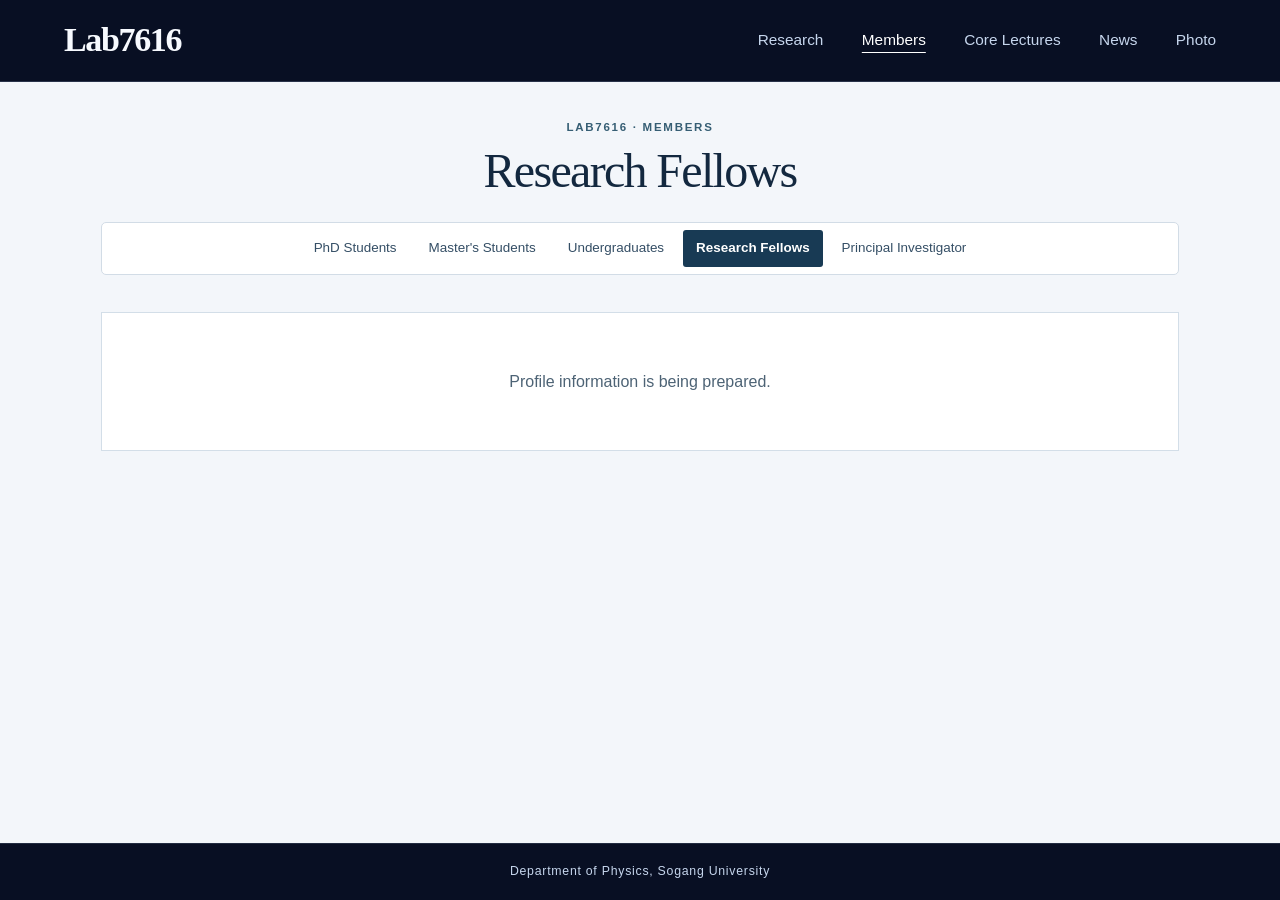
<file: members/research-fellows.html>
<!doctype html>
<html lang="en"><head><meta charset="utf-8"><meta name="viewport" content="width=device-width, initial-scale=1"><meta name="description" content="Research Fellows at Lab7616, Sogang University"><title>Research Fellows | Lab7616</title><link rel="stylesheet" href="../css/style.css"><link rel="stylesheet" href="members.css"></head>
<body class="members-page"><a class="skip-link" href="#main">Skip to content</a><header class="site-header"><a class="brand" href="../index.html" aria-label="Lab7616 home">Lab7616</a><nav aria-label="Main navigation"><a href="../research.html">Research</a><a href="phd.html" aria-current="true">Members</a><a href="../core-lectures.html">Core Lectures</a><a href="../news.html">News</a><a href="../photo.html">Photo</a></nav></header>
<main id="main" class="members-main"><div class="members-intro"><p class="overline">Lab7616 · Members</p><h1>Research Fellows</h1></div><nav class="member-nav" aria-label="Member categories"><a href="phd.html">PhD Students</a><a href="masters.html">Master&#x27;s Students</a><a href="undergraduates.html">Undergraduates</a><a href="research-fellows.html" aria-current="page">Research Fellows</a><a href="pi.html">Principal Investigator</a></nav><section class="member-section pending"><p>Profile information is being prepared.</p></section></main><footer class="site-footer">Department of Physics, Sogang University</footer></body></html>
</file>
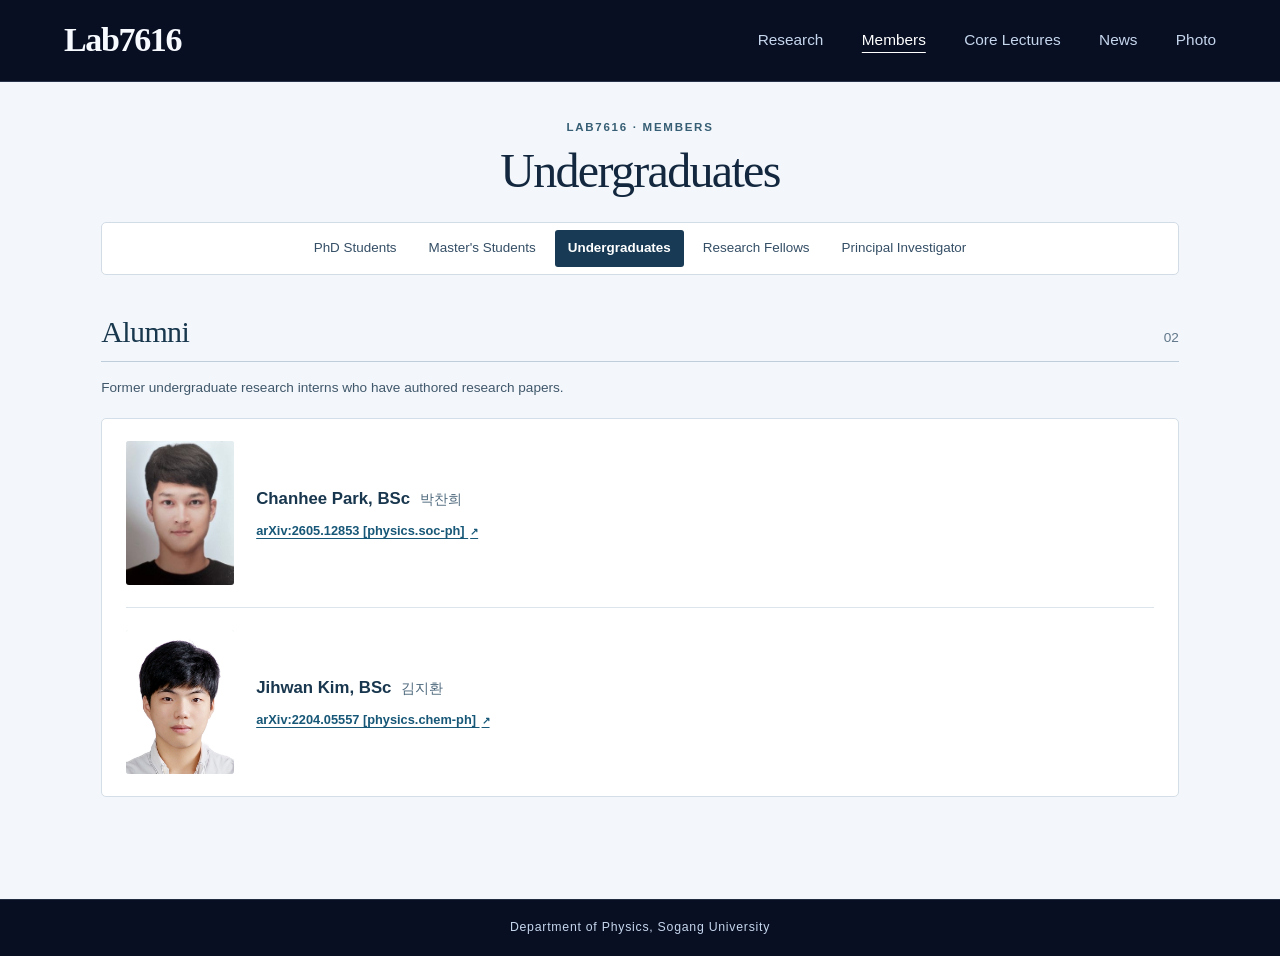
<file: members/undergraduates.html>
<!DOCTYPE html>
<html lang="en">
 <head>
  <meta charset="utf-8"/>
  <meta content="width=device-width, initial-scale=1" name="viewport"/>
  <meta content="Undergraduate research alumni at Lab7616, Sogang University" name="description"/>
  <title>
   Undergraduates | Lab7616
  </title>
  <link href="../css/style.css" rel="stylesheet"/>
  <link href="members.css" rel="stylesheet"/>
  <style>
   /* Undergraduate alumni portraits — scoped to this page. */
.alumni-section .alumnus {grid-template-columns:108px minmax(0,1fr);align-items:center;}
.alumni-visual {display:flex;flex-direction:column;align-items:center;min-width:0;}
.alumni-visual .portrait {width:100%;aspect-ratio:3 / 4;}
@media(max-width:620px){.alumni-section .alumnus{grid-template-columns:76px minmax(0,1fr);gap:13px;}}
  </style>
 </head>
 <body class="members-page">
  <a class="skip-link" href="#main">
   Skip to content
  </a>
  <header class="site-header">
   <a aria-label="Lab7616 home" class="brand" href="../index.html">
    Lab7616
   </a>
   <nav aria-label="Main navigation">
    <a href="../research.html">
     Research
    </a>
    <a aria-current="true" href="phd.html">
     Members
    </a>
    <a href="../core-lectures.html">
     Core Lectures
    </a>
    <a href="../news.html">
     News
    </a>
    <a href="../photo.html">
     Photo
    </a>
   </nav>
  </header>
  <main class="members-main" id="main">
   <div class="members-intro">
    <p class="overline">
     Lab7616 · Members
    </p>
    <h1>
     Undergraduates
    </h1>
   </div>
   <nav aria-label="Member categories" class="member-nav">
    <a href="phd.html">
     PhD Students
    </a>
    <a href="masters.html">
     Master's Students
    </a>
    <a aria-current="page" href="undergraduates.html">
     Undergraduates
    </a>
    <a href="research-fellows.html">
     Research Fellows
    </a>
    <a href="pi.html">
     Principal Investigator
    </a>
   </nav>
   <section aria-labelledby="alumni-heading" class="member-section alumni-section">
    <div class="section-heading">
     <h2 id="alumni-heading">
      Alumni
     </h2>
     <span class="section-count">
      02
     </span>
    </div>
    <p class="alumni-meta" style="margin:-8px 0 20px;">
     Former undergraduate research interns who have authored research papers.
    </p>
    <div class="alumni-list">
     <article class="alumnus">
      <div class="alumni-visual">
       <!-- Set --photo-position to adjust this portrait's crop. -->
       <div class="portrait" style="--photo-position: 50% 30%;">
        <div aria-hidden="true" class="photo-placeholder">
         <svg fill="none" viewBox="0 0 64 64">
          <circle cx="32" cy="23" r="11" stroke="currentColor" stroke-width="2">
          </circle>
          <path d="M12 56c0-12 9-19 20-19s20 7 20 19" stroke="currentColor" stroke-linecap="round" stroke-width="2">
          </path>
         </svg>
        </div>
        <img alt="Portrait of Chanhee Park" decoding="async" loading="lazy" onerror="this.hidden=true;" src="../images/members/chanhee-park.jpg"/>
       </div>
      </div>
      <div class="alumni-info">
       <h3>
        Chanhee Park, BSc
        <span class="korean-name" lang="ko">
         박찬희
        </span>
       </h3>
       <div class="profile-links">
        <a href="https://arxiv.org/abs/2605.12853" rel="noopener noreferrer" target="_blank">
         arXiv:2605.12853 [physics.soc-ph]
         <span aria-hidden="true">
          ↗
         </span>
        </a>
       </div>
      </div>
     </article>
     <article class="alumnus">
      <div class="alumni-visual">
       <!-- Set --photo-position to adjust this portrait's crop. -->
       <div class="portrait" style="--photo-position: 50% 30%;">
        <div aria-hidden="true" class="photo-placeholder">
         <svg fill="none" viewBox="0 0 64 64">
          <circle cx="32" cy="23" r="11" stroke="currentColor" stroke-width="2">
          </circle>
          <path d="M12 56c0-12 9-19 20-19s20 7 20 19" stroke="currentColor" stroke-linecap="round" stroke-width="2">
          </path>
         </svg>
        </div>
        <img alt="Portrait of Jihwan Kim" decoding="async" loading="lazy" onerror="this.hidden=true;" src="../images/members/jihwan-kim.jpg"/>
       </div>
      </div>
      <div class="alumni-info">
       <h3>
        Jihwan Kim, BSc
        <span class="korean-name" lang="ko">
         김지환
        </span>
       </h3>
       <div class="profile-links">
        <a href="https://arxiv.org/abs/2204.05557" rel="noopener noreferrer" target="_blank">
         arXiv:2204.05557 [physics.chem-ph]
         <span aria-hidden="true">
          ↗
         </span>
        </a>
       </div>
      </div>
     </article>
    </div>
   </section>
  </main>
  <footer class="site-footer">
   Department of Physics, Sogang University
  </footer>
 </body>
</html>
</file>
<file: css/style.css>
/* Lab7616 — shared site design | Version 1.1 */
:root {
  color-scheme: dark;
  --night: #060c1c;
  --white: #f7faff;
  --muted: #c6d6ed;
  --accent: #9ddcff;
}
*, *::before, *::after { box-sizing: border-box; }
html { min-height: 100%; }
body {
  margin: 0;
  min-height: 100vh;
  min-height: 100svh;
  display: flex;
  flex-direction: column;
  background: var(--night);
  color: var(--white);
  font-family: Arial, Helvetica, sans-serif;
  line-height: 1.6;
}
a { color: inherit; text-decoration: none; }
button { font: inherit; }
a:focus-visible, button:focus-visible { outline: 2px solid var(--accent); outline-offset: 5px; }
.skip-link { position: absolute; top: 10px; left: 12px; z-index: 10; padding: 10px 16px; background: var(--night); transform: translateY(-180%); }
.skip-link:focus { transform: none; }
/* The background file is supplied separately by the site owner. */
/* Keep the square animation intact; extend the surrounding space with CSS. */
.home-page {
  isolation: isolate;
  background: radial-gradient(ellipse at 50% 47%, #111b37 0%, #080e20 48%, #040817 100%);
  --animation-size: min(100vw, 82vh, 760px);
  --animation-size: min(100vw, 82svh, 760px);
}
.home-page::before, .home-page::after {
  content: ""; position: fixed; z-index: -1; pointer-events: none;
}
.home-page::before {
  width: var(--animation-size); height: var(--animation-size);
  top: 50%; left: 50%; transform: translate(-50%, -50%);
  background: url("../images/string-theory.gif") center / contain no-repeat;
  /* Feather only the outer edges, without stretching or cropping the GIF. */
  -webkit-mask-image: linear-gradient(to right, transparent, #000 12%, #000 88%, transparent), linear-gradient(to bottom, transparent, #000 4%, #000 96%, transparent);
  -webkit-mask-composite: source-in;
  mask-image: linear-gradient(to right, transparent, #000 12%, #000 88%, transparent), linear-gradient(to bottom, transparent, #000 4%, #000 96%, transparent);
  mask-composite: intersect;
}
.home-page::after {
  inset: 0;
  /* Local contrast behind the headline; the rest of the GIF stays brighter. */
  background: radial-gradient(ellipse min(560px, 85vw) 190px at 50% 50%, rgba(2,6,18,.50), rgba(2,6,18,.18) 65%, transparent 100%);
}
.home-page.animation-hidden::before { background-image: none; }
.site-header {
  display: flex; align-items: center; justify-content: space-between;
  gap: 18px 32px; flex-wrap: wrap; padding: 20px clamp(20px, 5vw, 80px);
  background: rgba(3,8,22,.69); border-bottom: 1px solid rgba(190,215,245,.18);
}
.brand { font: bold clamp(26px, 3vw, 34px)/1.2 Georgia, serif; letter-spacing: -.04em; }
.site-header nav { display: flex; align-items: center; justify-content: flex-end; gap: 10px clamp(16px, 3vw, 40px); flex-wrap: wrap; }
.site-header nav a { font-size: .96rem; font-weight: 500; white-space: nowrap; color: var(--muted); }
.site-header nav a:hover, .site-header nav a[aria-current="page"] { color: white; text-decoration: underline; text-underline-offset: 7px; }
.hero { flex: 1; position: relative; display: grid; place-items: center; text-align: center; padding: clamp(65px, 11vh, 130px) 20px; }
.hero-copy { width: min(100%, 1020px); }
.eyebrow { margin: 0 0 24px; text-transform: uppercase; font-size: .77rem; letter-spacing: .18em; color: var(--muted); }
.hero h1 { margin: 0; font: 400 clamp(28px, 4.1vw, 58px)/1.27 Georgia, "Times New Roman", serif; letter-spacing: -.025em; text-wrap: balance; text-shadow: 0 2px 12px #020612, 0 1px 3px #020612; }
.subtitle { margin: 26px 0 0; color: #e1edff; font: 400 clamp(18px, 2.2vw, 25px)/1.4 Georgia, serif; text-shadow: 0 2px 8px #020612; }
.subtitle::before { content: ""; display: block; width: 64px; height: 1px; background: var(--accent); margin: 0 auto 20px; }
.animation-toggle { position: absolute; bottom: 12px; right: clamp(20px, 5vw, 80px); border: 1px solid #7184a1; border-radius: 4px; background: #080f20; color: var(--muted); padding: 4px 10px; font-size: .75rem; cursor: pointer; }
.animation-toggle[hidden] { display: none; }
.site-footer { padding: 18px 20px; text-align: center; font-size: .77rem; letter-spacing: .06em; color: var(--muted); background: rgba(3,8,22,.66); border-top: 1px solid rgba(190,215,245,.14); }
.content { flex: 1; width: min(100%, 1080px); margin: auto; padding: clamp(45px, 8vw, 100px) 24px; }
.content h1 { font: 400 clamp(36px, 5vw, 58px)/1.2 Georgia, serif; margin: 0 0 25px; }
.placeholder { color: var(--muted); }
@media (max-width: 720px) {
  .site-header { align-items: flex-start; flex-direction: column; gap: 16px; padding: 18px 20px; }
  .site-header nav { justify-content: flex-start; gap: 10px 20px; }
  .site-header nav a { font-size: .88rem; }
  .home-page { --animation-size: min(100vw, 70vh, 560px); --animation-size: min(100vw, 70svh, 560px); }
  .home-page::after { background: radial-gradient(ellipse 95vw 180px at 50% 50%, rgba(2,6,18,.53), transparent 100%); }
  .hero { padding: 60px 20px 74px; }
  .hero h1 { font-size: clamp(28px, 5.8vw, 42px); }
  .desktop-break { display: none; }
  .eyebrow { letter-spacing: .12em; font-size: .7rem; }
}
@media (prefers-reduced-motion: reduce) {
  .home-page:not(.animation-shown)::before { background-image: none; }
}
</file>
<file: members/members.css>
/* Members v1.0 — scoped styles; the shared Home/Research styles remain unchanged. */
.members-page{background:#f3f6fa;color:#17283a;color-scheme:light}
.members-page .site-header,.members-page .site-footer{background:#080f23;color:#f7faff;color-scheme:dark}
.members-page .site-footer{color:#c6d6ed}
.members-page .site-header nav a[aria-current]{color:#fff;text-decoration:underline;text-underline-offset:7px}
.members-page .skip-link{color:#fff;z-index:20}
.members-page a:focus-visible{outline:2px solid #14678c;outline-offset:4px}
.members-page .site-header a:focus-visible{outline-color:#9ddcff}
.members-main{flex:1;width:min(100%,1180px);margin:0 auto;padding:36px clamp(20px,4vw,56px) 64px}
.members-intro{text-align:center;margin-bottom:24px}
.members-intro .overline{margin:0 0 8px;text-transform:uppercase;letter-spacing:.15em;font-size:.72rem;font-weight:700;color:#365e74}
.members-intro h1{font:400 clamp(34px,4vw,48px)/1.13 Georgia,serif;letter-spacing:-.035em;color:#13283f;margin:0}
.member-nav{display:flex;align-items:stretch;justify-content:center;flex-wrap:wrap;gap:6px;margin:0 0 37px;padding:7px;border:1px solid #d2dce6;background:#fff;border-radius:5px}
.member-nav a{color:#344e65;font-size:.84rem;padding:9px 13px;border-radius:3px;line-height:1.35;text-align:center}
.member-nav a:hover{background:#e9f0f6;color:#123e5a}
.member-nav a[aria-current="page"]{color:#fff;background:#183a54;font-weight:600}
.member-section{margin-bottom:38px}
.section-heading{display:flex;align-items:baseline;justify-content:space-between;border-bottom:1px solid #bdcddc;margin-bottom:23px;padding-bottom:10px;gap:12px}
.section-heading h2{font:400 clamp(23px,2.5vw,30px)/1.3 Georgia,serif;color:#19384e;margin:0;letter-spacing:-.02em}
.section-count{color:#61778a;font-size:.85rem;font-variant-numeric:tabular-nums}
.student-grid{display:grid;grid-template-columns:repeat(3,minmax(0,1fr));gap:20px}
.student-card{background:#fff;border:1px solid #d3dee8;border-radius:5px;padding:20px;min-width:0;display:flex;flex-direction:column;align-items:flex-start;gap:17px}
.portrait{width:min(100%,174px);aspect-ratio:3 / 4;position:relative;overflow:hidden;border-radius:3px;background:#e8eef4;align-self:center;isolation:isolate}
.photo-placeholder{position:absolute;inset:0;display:grid;place-items:center;color:#98adbf}
.photo-placeholder svg{width:50%;height:auto}
.portrait img{position:absolute;inset:0;width:100%;height:100%;display:block;object-fit:cover;object-position:var(--photo-position,50% 30%);background:#e8eef4}
.portrait img[hidden]{display:none}
.student-info{width:100%;border-top:1px solid #e0e8ef;padding-top:14px}
.student-card h3,.alumnus h3{font:600 1.05rem/1.55 Arial,'Noto Sans KR','Malgun Gothic',sans-serif;color:#18364d;margin:0;overflow-wrap:anywhere}
.korean-name{font-family:'Noto Sans KR','Malgun Gothic','Apple SD Gothic Neo',Arial,sans-serif;font-weight:400;font-size:.86em;color:#4d687c;white-space:nowrap;margin-left:5px}
.interests{font-size:.9rem;line-height:1.5;color:#40586b;margin:7px 0 0;min-height:2.7em}
.profile-links{display:flex;flex-wrap:wrap;gap:7px 15px;margin-top:12px;align-items:baseline}
.profile-links a{font-weight:600;font-size:.8rem;color:#175777;text-decoration:underline;text-underline-offset:3px;overflow-wrap:anywhere}
.profile-links a:hover{color:#092f47}.profile-links a span{font-size:.75em;margin-left:2px}
.alumni-list{background:#fff;border:1px solid #d3dee8;border-radius:5px;padding:0 24px}
.alumnus{display:grid;grid-template-columns:65px minmax(0,1fr);gap:22px;padding:22px 0;border-bottom:1px solid #dce5ec}
.alumnus:last-child{border-bottom:0}.alumni-year{font:400 1.45rem/1.4 Georgia,serif;color:#315b77;font-variant-numeric:tabular-nums}
.alumnus .thesis{font:400 1rem/1.55 Georgia,serif;color:#344e62;margin:5px 0 0}.thesis-year{white-space:nowrap;color:#687c8d;font-size:.85em}
.alumni-meta{margin:9px 0 0;color:#40586b;font-size:.85rem}.alumni-meta div{display:flex;flex-wrap:wrap;gap:0 8px}.alumni-meta dt{font-weight:600}.alumni-meta dt::after{content:':'}.alumni-meta dd{margin:0}
.alumnus .profile-links{margin-top:9px}.pending{padding:40px 20px;background:#fff;border:1px solid #d3dee8;color:#4d6375;text-align:center}
.sr-only{position:absolute;width:1px;height:1px;padding:0;margin:-1px;overflow:hidden;clip:rect(0,0,0,0);white-space:nowrap;border:0}
@media(max-width:850px){.student-card{padding:16px}.student-grid{gap:13px}.member-nav{margin-bottom:28px}.student-card h3{font-size:1rem}.korean-name{margin-left:3px}}
@media(max-width:620px){.members-main{padding:28px 16px 42px}.student-grid{grid-template-columns:repeat(2,minmax(0,1fr));gap:12px}.student-card{padding:12px;gap:12px}.student-info{padding-top:10px}.member-nav a{padding:7px 9px;font-size:.79rem}.alumni-list{padding:0 14px}.alumnus{grid-template-columns:46px minmax(0,1fr);gap:12px;padding:18px 0}.alumni-year{font-size:1.1rem}.alumnus .thesis{font-size:.94rem}.section-heading{margin-bottom:16px}}
@media(max-width:350px){.student-grid{grid-template-columns:1fr}.interests{min-height:0}}
</file>
